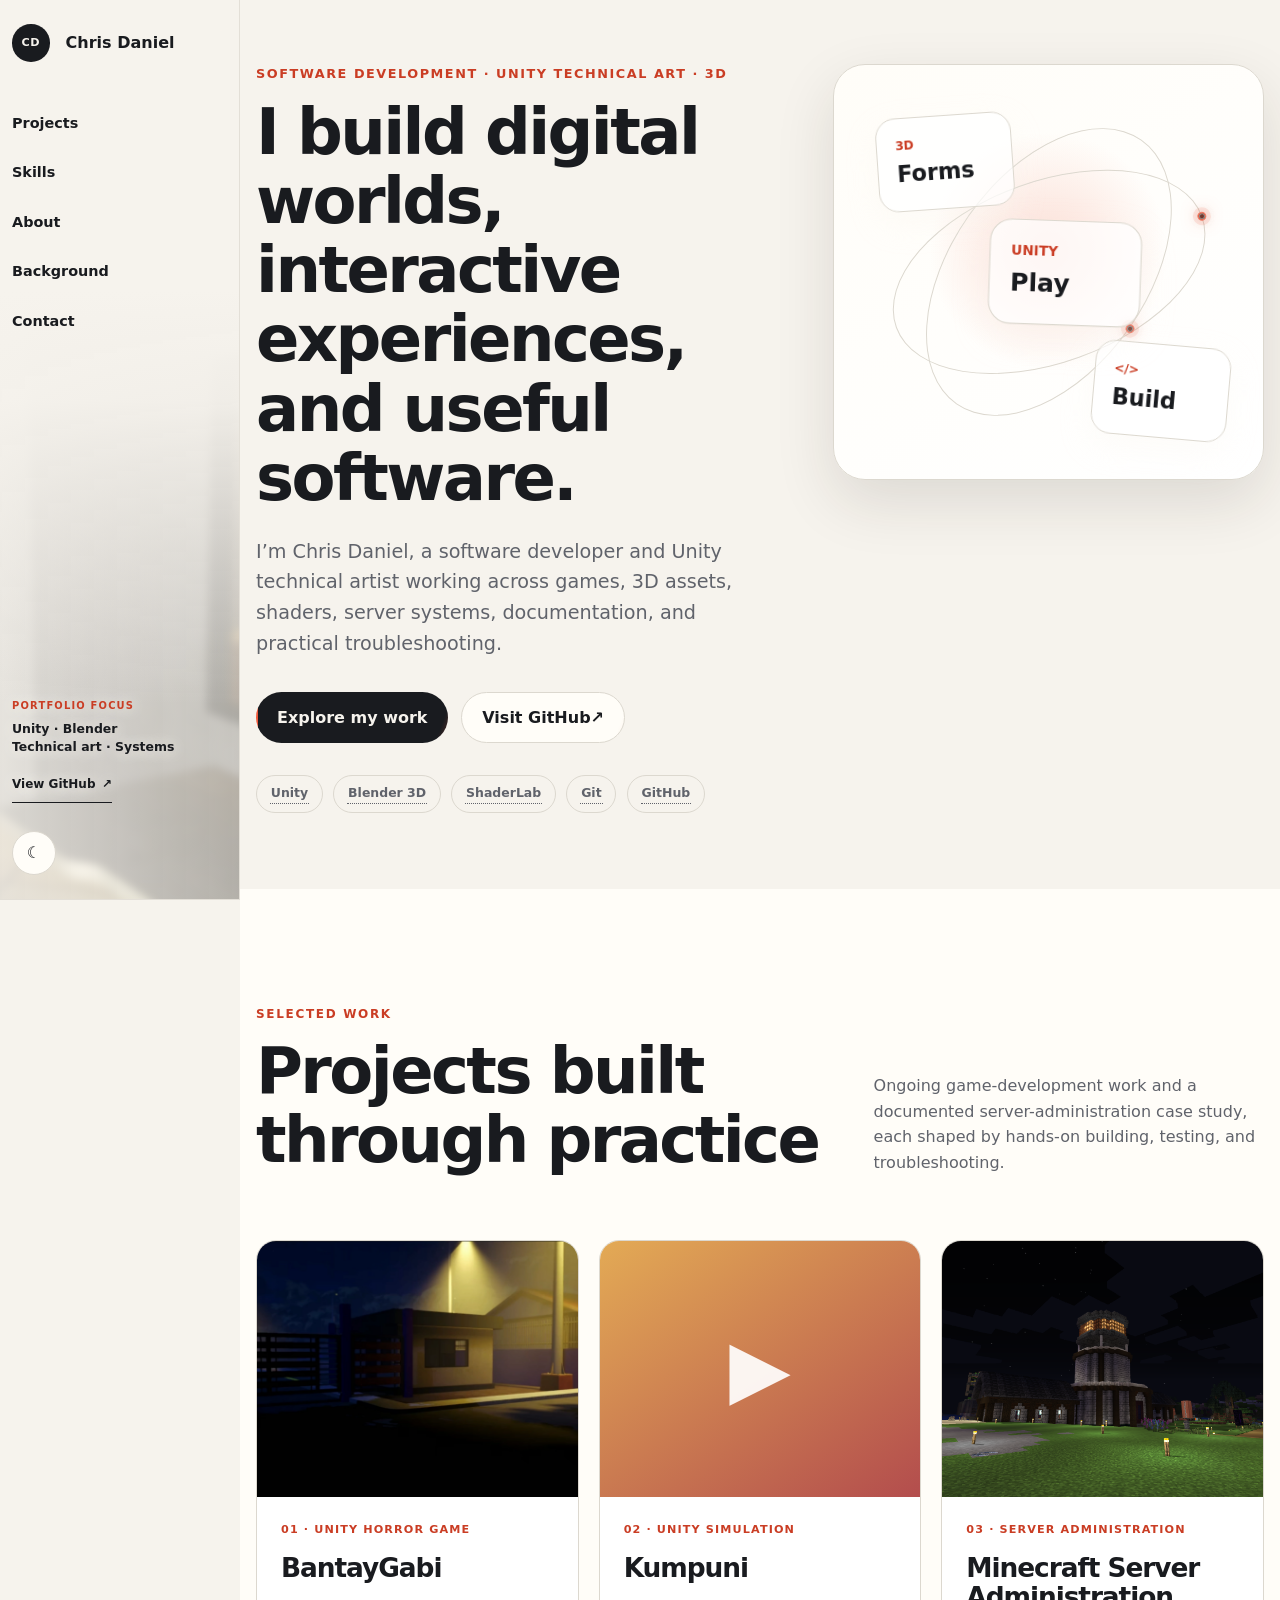
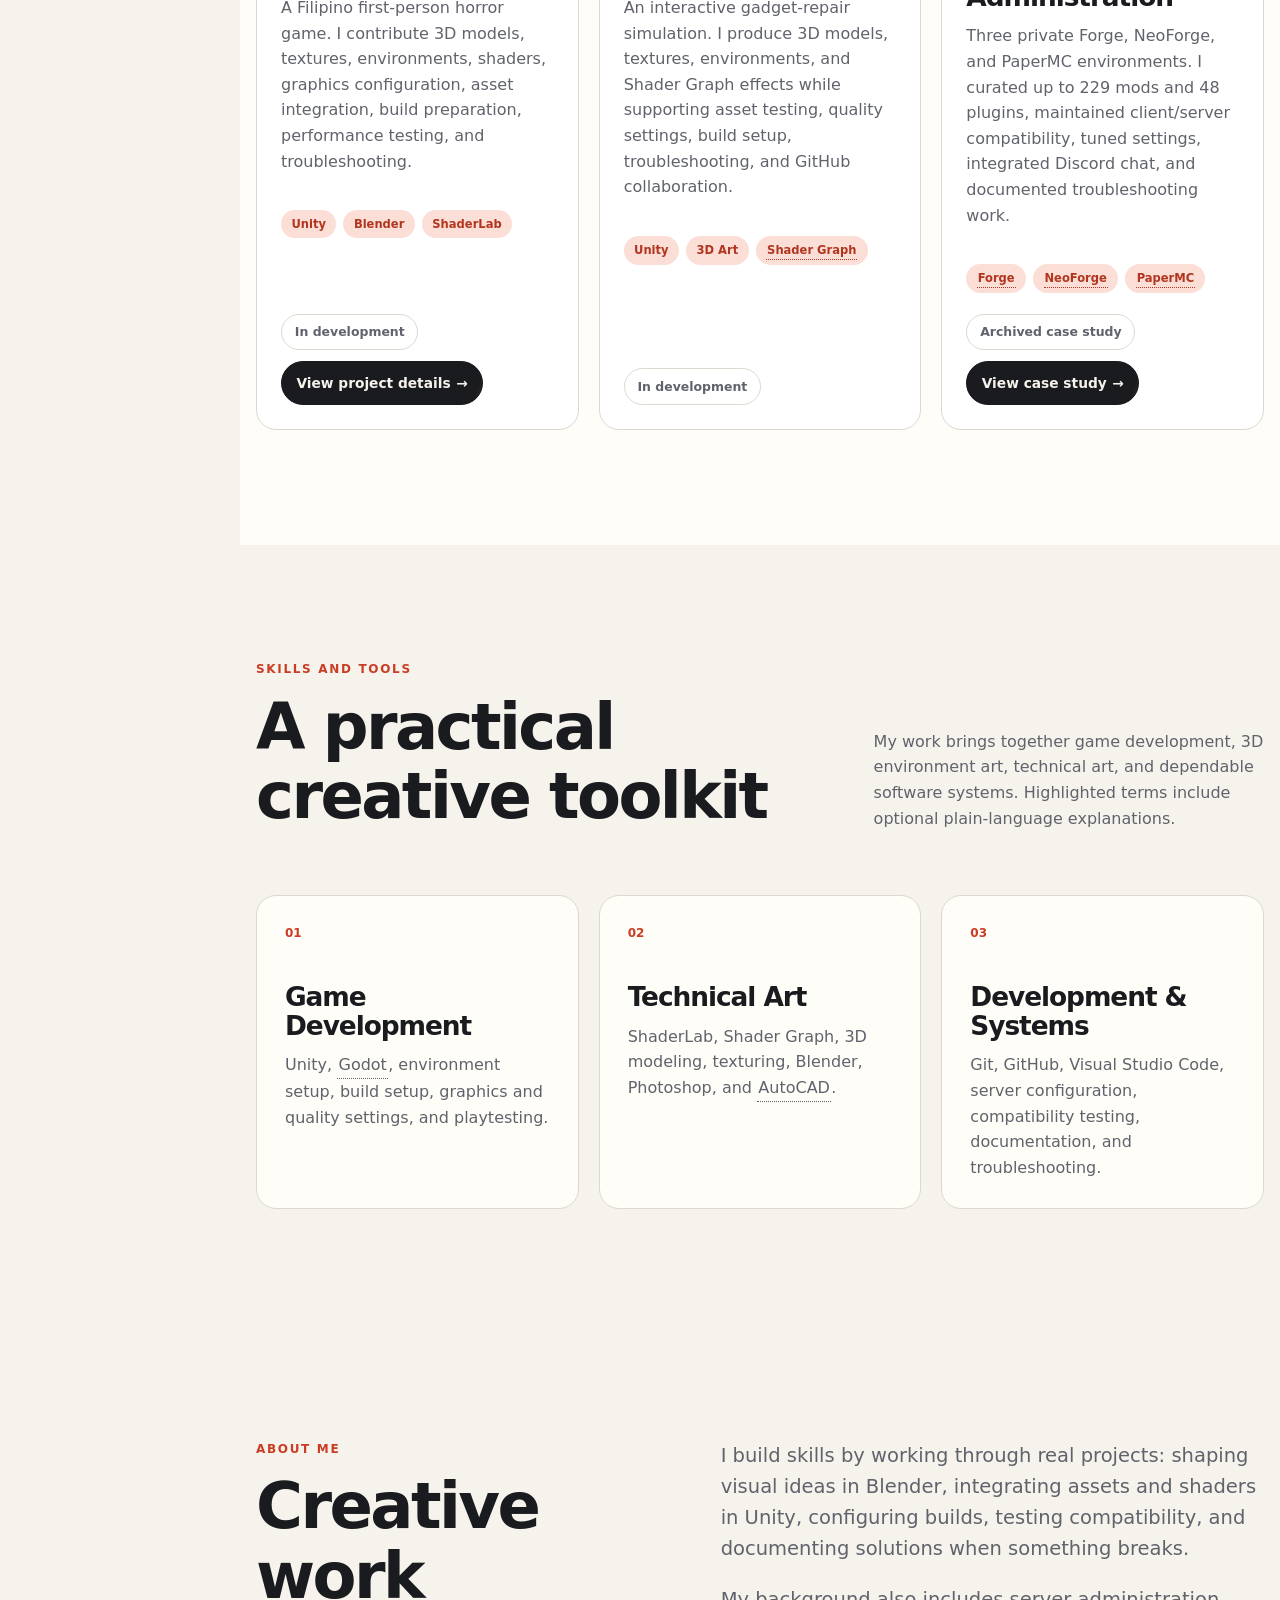
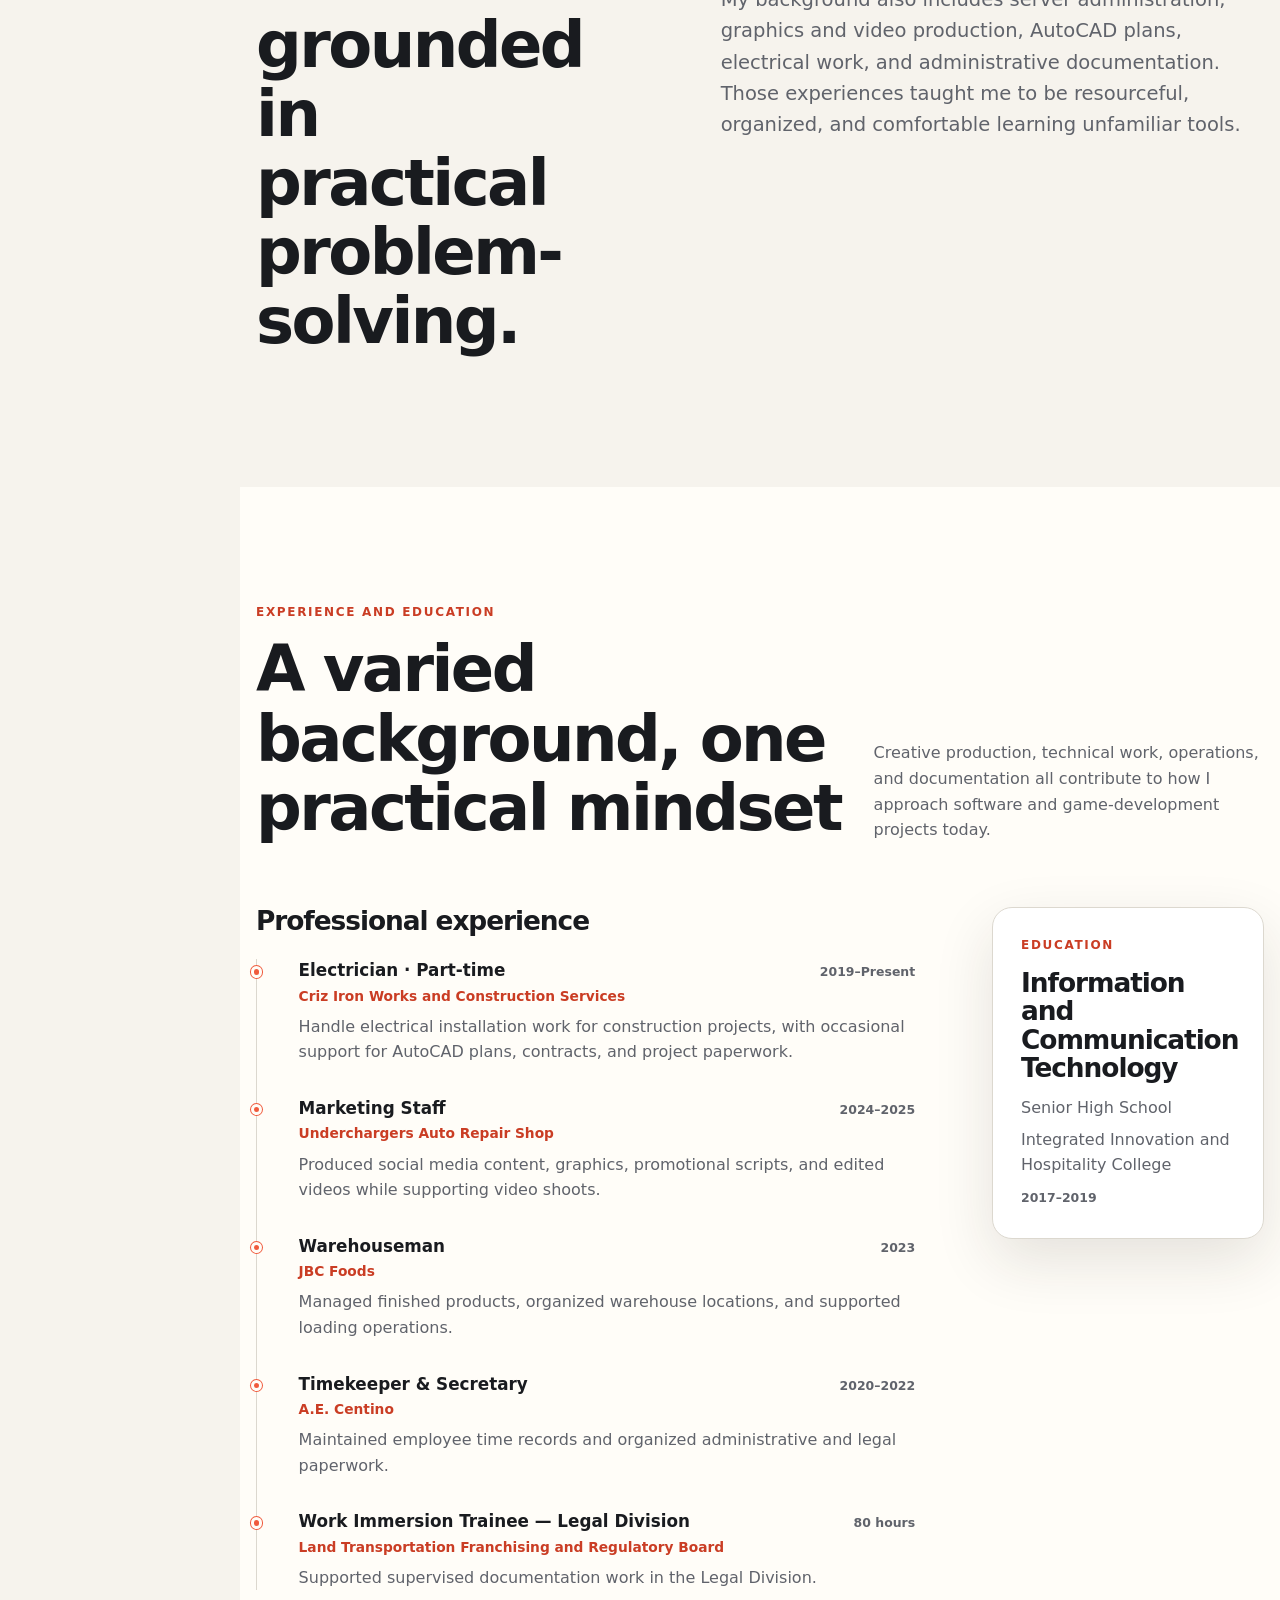
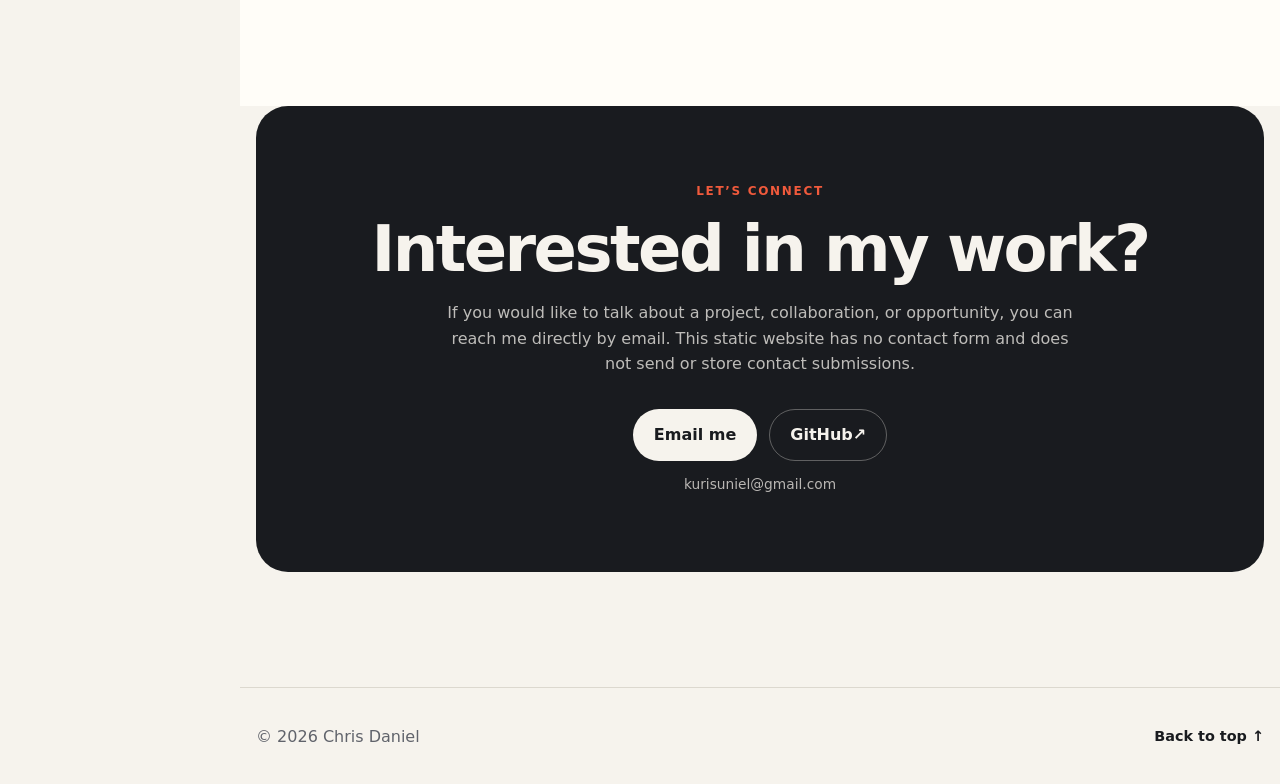
<file: index.html>
<!doctype html>
<html lang="en">
  <head>
    <meta charset="utf-8">
    <meta name="viewport" content="width=device-width, initial-scale=1">
    <meta
      name="description"
      content="Chris Daniel's portfolio for Blender 3D, Unity game development, and software projects."
    >
    <title>Chris Daniel | Creative Developer Portfolio</title>
    <link rel="stylesheet" href="assets/css/styles.css?v=20260831-5">
    <script src="assets/js/main.js?v=20260831-5" defer></script>
    <script src="assets/js/term-definitions.js" defer></script>
  </head>
  <body>
    <a class="skip-link" href="#main-content">Skip to main content</a>

    <header class="site-header">
      <div class="container header-inner">
        <a class="brand" href="#top" aria-label="Chris Daniel, home">
          <span class="brand-mark" aria-hidden="true">CD</span>
          <span>Chris Daniel</span>
        </a>

        <div class="header-actions">
          <button
            class="icon-button menu-toggle"
            type="button"
            aria-expanded="false"
            aria-controls="primary-navigation"
          >
            <span class="sr-only">Open navigation</span>
            <span class="menu-icon" aria-hidden="true"></span>
          </button>

          <nav id="primary-navigation" class="primary-navigation" aria-label="Primary navigation">
            <a href="#projects">Projects</a>
            <a href="#skills">Skills</a>
            <a href="#about">About</a>
            <a href="#background">Background</a>
            <a href="#contact">Contact</a>
          </nav>

          <div
            class="sidebar-feature"
            data-sidebar-feature
            data-sidebar-images="assets/images/projects/bantaygabi-game-preview-01.webp,assets/images/projects/bantaygabi-game-preview-05.webp,assets/images/projects/bantaygabi-game-preview-08.webp"
          >
            <div class="sidebar-feature-art" data-sidebar-art aria-hidden="true"></div>
            <div class="sidebar-feature-content">
              <p class="sidebar-feature-label">Portfolio focus</p>
              <p class="sidebar-feature-text">Unity · Blender<br>Technical art · Systems</p>
              <a
                class="sidebar-feature-link"
                href="https://github.com/chrisniel"
                target="_blank"
                rel="noopener noreferrer"
              >
                View GitHub <span aria-hidden="true">↗</span>
              </a>
            </div>
          </div>

          <button class="icon-button theme-toggle" type="button" aria-label="Switch to dark theme">
            <span class="theme-icon" aria-hidden="true">☾</span>
          </button>
        </div>
      </div>
    </header>

    <main id="main-content">
      <section id="top" class="hero section">
        <div class="container hero-grid">
          <div class="hero-copy">
            <p class="eyebrow">Software development · Unity technical art · 3D</p>
            <h1>I build digital worlds, interactive experiences, and useful software.</h1>
            <p class="hero-intro">
              I’m Chris Daniel, a software developer and Unity technical artist working across
              games, 3D assets, shaders, server systems, documentation, and practical troubleshooting.
            </p>
            <div class="button-row">
              <a class="button button-primary" href="#projects">Explore my work</a>
              <a
                class="button button-secondary"
                href="https://github.com/chrisniel"
                target="_blank"
                rel="noopener noreferrer"
              >
                Visit GitHub <span aria-hidden="true">↗</span>
              </a>
            </div>
            <ul class="skill-list" aria-label="Main creative fields">
              <li><button class="term-button" type="button" data-term="unity">Unity</button></li>
              <li><button class="term-button" type="button" data-term="blender">Blender 3D</button></li>
              <li><button class="term-button" type="button" data-term="shaderlab">ShaderLab</button></li>
              <li><button class="term-button" type="button" data-term="git">Git</button></li>
              <li><button class="term-button" type="button" data-term="github">GitHub</button></li>
            </ul>
          </div>

          <div
            class="hero-art"
            role="img"
            aria-label="Abstract illustration representing 3D, games, and code"
          >
            <div class="orbit orbit-one" aria-hidden="true">
              <span class="orbit-node orbit-node-primary"></span>
              <span class="orbit-node orbit-node-companion"></span>
            </div>
            <div class="orbit orbit-two" aria-hidden="true">
              <span class="orbit-node orbit-node-primary"></span>
              <span class="orbit-node orbit-node-companion"></span>
            </div>
            <div class="art-card art-card-model" aria-hidden="true">
              <span>3D</span>
              <strong>Forms</strong>
            </div>
            <div class="art-card art-card-game" aria-hidden="true">
              <span>Unity</span>
              <strong>Play</strong>
            </div>
            <div class="art-card art-card-code" aria-hidden="true">
              <span>&lt;/&gt;</span>
              <strong>Build</strong>
            </div>
          </div>
        </div>
      </section>

      <section id="projects" class="section section-muted" aria-labelledby="projects-title">
        <div class="container">
          <div class="section-heading">
            <div>
              <p class="eyebrow">Selected work</p>
              <h2 id="projects-title">Projects built through practice</h2>
            </div>
            <p>
              Ongoing game-development work and a documented server-administration case study,
              each shaped by hands-on building, testing, and troubleshooting.
            </p>
          </div>

          <div class="project-grid">
            <article class="project-card">
              <img
                class="project-visual project-image"
                src="assets/images/projects/bantaygabi-game-preview-04.webp"
                alt="Nighttime BantayGabi guard post and subdivision entrance under street lights"
              >
              <div class="project-content">
                <p class="project-number">01 · Unity horror game</p>
                <h3>BantayGabi</h3>
                <p>
                  A Filipino first-person horror game. I contribute 3D models, textures,
                  environments, shaders, graphics configuration, asset integration, build
                  preparation, performance testing, and troubleshooting.
                </p>
                <ul class="project-tags" aria-label="BantayGabi tools and disciplines">
                  <li>Unity</li>
                  <li>Blender</li>
                  <li>ShaderLab</li>
                </ul>
                <div class="project-actions">
                  <span class="project-status">In development</span>
                  <a class="project-link" href="projects/bantaygabi.html">
                    View project details <span aria-hidden="true">→</span>
                  </a>
                </div>
              </div>
            </article>

            <article class="project-card">
              <div class="project-visual visual-repair" aria-hidden="true">
                <span class="game-shape">▶</span>
              </div>
              <div class="project-content">
                <p class="project-number">02 · Unity simulation</p>
                <h3>Kumpuni</h3>
                <p>
                  An interactive gadget-repair simulation. I produce 3D models, textures,
                  environments, and Shader Graph effects while supporting asset testing,
                  quality settings, build setup, troubleshooting, and GitHub collaboration.
                </p>
                <ul class="project-tags" aria-label="Kumpuni tools and disciplines">
                  <li>Unity</li>
                  <li>3D Art</li>
                  <li><button class="term-button" type="button" data-term="shader-graph">Shader Graph</button></li>
                </ul>
                <div class="project-actions">
                  <span class="project-status">In development</span>
                </div>
              </div>
            </article>

            <article class="project-card">
              <img
                class="project-visual project-image"
                src="assets/images/projects/minecraft-neoforge-settlement-at-night.png"
                alt="Private NeoForge settlement and illuminated tower at night"
              >
              <div class="project-content">
                <p class="project-number">03 · Server administration</p>
                <h3>Minecraft Server Administration</h3>
                <p>
                  Three private Forge, NeoForge, and PaperMC environments. I curated up to
                  229 mods and 48 plugins, maintained client/server compatibility, tuned settings,
                  integrated Discord chat, and documented troubleshooting work.
                </p>
                <ul class="project-tags" aria-label="Minecraft server technologies">
                  <li><button class="term-button" type="button" data-term="forge">Forge</button></li>
                  <li><button class="term-button" type="button" data-term="neoforge">NeoForge</button></li>
                  <li><button class="term-button" type="button" data-term="papermc">PaperMC</button></li>
                </ul>
                <div class="project-actions">
                  <span class="project-status">Archived case study</span>
                  <a class="project-link" href="projects/minecraft-server-administration.html">
                    View case study <span aria-hidden="true">→</span>
                  </a>
                </div>
              </div>
            </article>
          </div>
        </div>
      </section>

      <section id="skills" class="section" aria-labelledby="skills-title">
        <div class="container">
          <div class="section-heading">
            <div>
              <p class="eyebrow">Skills and tools</p>
              <h2 id="skills-title">A practical creative toolkit</h2>
            </div>
            <p>
              My work brings together game development, 3D environment art, technical art, and
              dependable software systems. Highlighted terms include optional plain-language explanations.
            </p>
          </div>

          <div class="skill-grid">
            <article class="skill-card">
              <p class="skill-number" aria-hidden="true">01</p>
              <h3>Game Development</h3>
              <p>
                Unity, <button class="term-button term-button-inline" type="button" data-term="godot">Godot</button>,
                environment setup, build setup, graphics and quality settings, and playtesting.
              </p>
            </article>
            <article class="skill-card">
              <p class="skill-number" aria-hidden="true">02</p>
              <h3>Technical Art</h3>
              <p>
                ShaderLab, Shader Graph, 3D modeling, texturing, Blender, Photoshop, and
                <button class="term-button term-button-inline" type="button" data-term="autocad">AutoCAD</button>.
              </p>
            </article>
            <article class="skill-card">
              <p class="skill-number" aria-hidden="true">03</p>
              <h3>Development &amp; Systems</h3>
              <p>Git, GitHub, Visual Studio Code, server configuration, compatibility testing, documentation, and troubleshooting.</p>
            </article>
          </div>
        </div>
      </section>

      <section id="about" class="section" aria-labelledby="about-title">
        <div class="container about-grid">
          <div>
            <p class="eyebrow">About me</p>
            <h2 id="about-title">Creative work grounded in practical problem-solving.</h2>
          </div>
          <div class="about-copy">
            <p>
              I build skills by working through real projects: shaping visual ideas in Blender,
              integrating assets and shaders in Unity, configuring builds, testing compatibility,
              and documenting solutions when something breaks.
            </p>
            <p>
              My background also includes server administration, graphics and video production,
              AutoCAD plans, electrical work, and administrative documentation. Those experiences
              taught me to be resourceful, organized, and comfortable learning unfamiliar tools.
            </p>
          </div>
        </div>
      </section>

      <section id="background" class="section section-muted" aria-labelledby="background-title">
        <div class="container">
          <div class="section-heading">
            <div>
              <p class="eyebrow">Experience and education</p>
              <h2 id="background-title">A varied background, one practical mindset</h2>
            </div>
            <p>
              Creative production, technical work, operations, and documentation all contribute
              to how I approach software and game-development projects today.
            </p>
          </div>

          <div class="background-grid">
            <div>
              <h3 class="subsection-title">Professional experience</h3>
              <ol class="timeline">
                <li>
                  <div class="timeline-heading">
                    <h4>Electrician · Part-time</h4>
                    <span>2019–Present</span>
                  </div>
                  <p class="timeline-organization">Criz Iron Works and Construction Services</p>
                  <p>Handle electrical installation work for construction projects, with occasional support for AutoCAD plans, contracts, and project paperwork.</p>
                </li>
                <li>
                  <div class="timeline-heading">
                    <h4>Marketing Staff</h4>
                    <span>2024–2025</span>
                  </div>
                  <p class="timeline-organization">Underchargers Auto Repair Shop</p>
                  <p>
                    Produced social media content, graphics, promotional scripts, and edited
                    videos while supporting video shoots.
                  </p>
                </li>
                <li>
                  <div class="timeline-heading">
                    <h4>Warehouseman</h4>
                    <span>2023</span>
                  </div>
                  <p class="timeline-organization">JBC Foods</p>
                  <p>Managed finished products, organized warehouse locations, and supported loading operations.</p>
                </li>
                <li>
                  <div class="timeline-heading">
                    <h4>Timekeeper &amp; Secretary</h4>
                    <span>2020–2022</span>
                  </div>
                  <p class="timeline-organization">A.E. Centino</p>
                  <p>Maintained employee time records and organized administrative and legal paperwork.</p>
                </li>
                <li>
                  <div class="timeline-heading">
                    <h4>Work Immersion Trainee — Legal Division</h4>
                    <span>80 hours</span>
                  </div>
                  <p class="timeline-organization">Land Transportation Franchising and Regulatory Board</p>
                  <p>Supported supervised documentation work in the Legal Division.</p>
                </li>
              </ol>
            </div>

            <aside class="education-card" aria-labelledby="education-title">
              <p class="eyebrow">Education</p>
              <h3 id="education-title">Information and Communication Technology</h3>
              <p>Senior High School</p>
              <p>Integrated Innovation and Hospitality College</p>
              <span>2017–2019</span>
            </aside>
          </div>
        </div>
      </section>

      <section id="contact" class="section contact-section" aria-labelledby="contact-title">
        <div class="container contact-card">
          <p class="eyebrow">Let’s connect</p>
          <h2 id="contact-title">Interested in my work?</h2>
          <p>
            If you would like to talk about a project, collaboration, or opportunity, you can
            reach me directly by email. This static website has no contact form and does not send
            or store contact submissions.
          </p>
          <div class="contact-actions">
            <a
              class="button contact-button"
              href="mailto:kurisuniel@gmail.com"
              aria-label="Email Chris Daniel at kurisuniel@gmail.com"
            >
              Email me
            </a>
            <a
              class="button contact-button contact-button-secondary"
              href="https://github.com/chrisniel"
              target="_blank"
              rel="noopener noreferrer"
            >
              GitHub <span aria-hidden="true">↗</span>
            </a>
          </div>
          <span class="contact-email">kurisuniel@gmail.com</span>
        </div>
      </section>
    </main>

    <footer class="site-footer">
      <div class="container footer-inner">
        <p>© <span id="current-year">2026</span> Chris Daniel</p>
        <a href="#top">Back to top <span aria-hidden="true">↑</span></a>
      </div>
    </footer>
  </body>
</html>
</file>
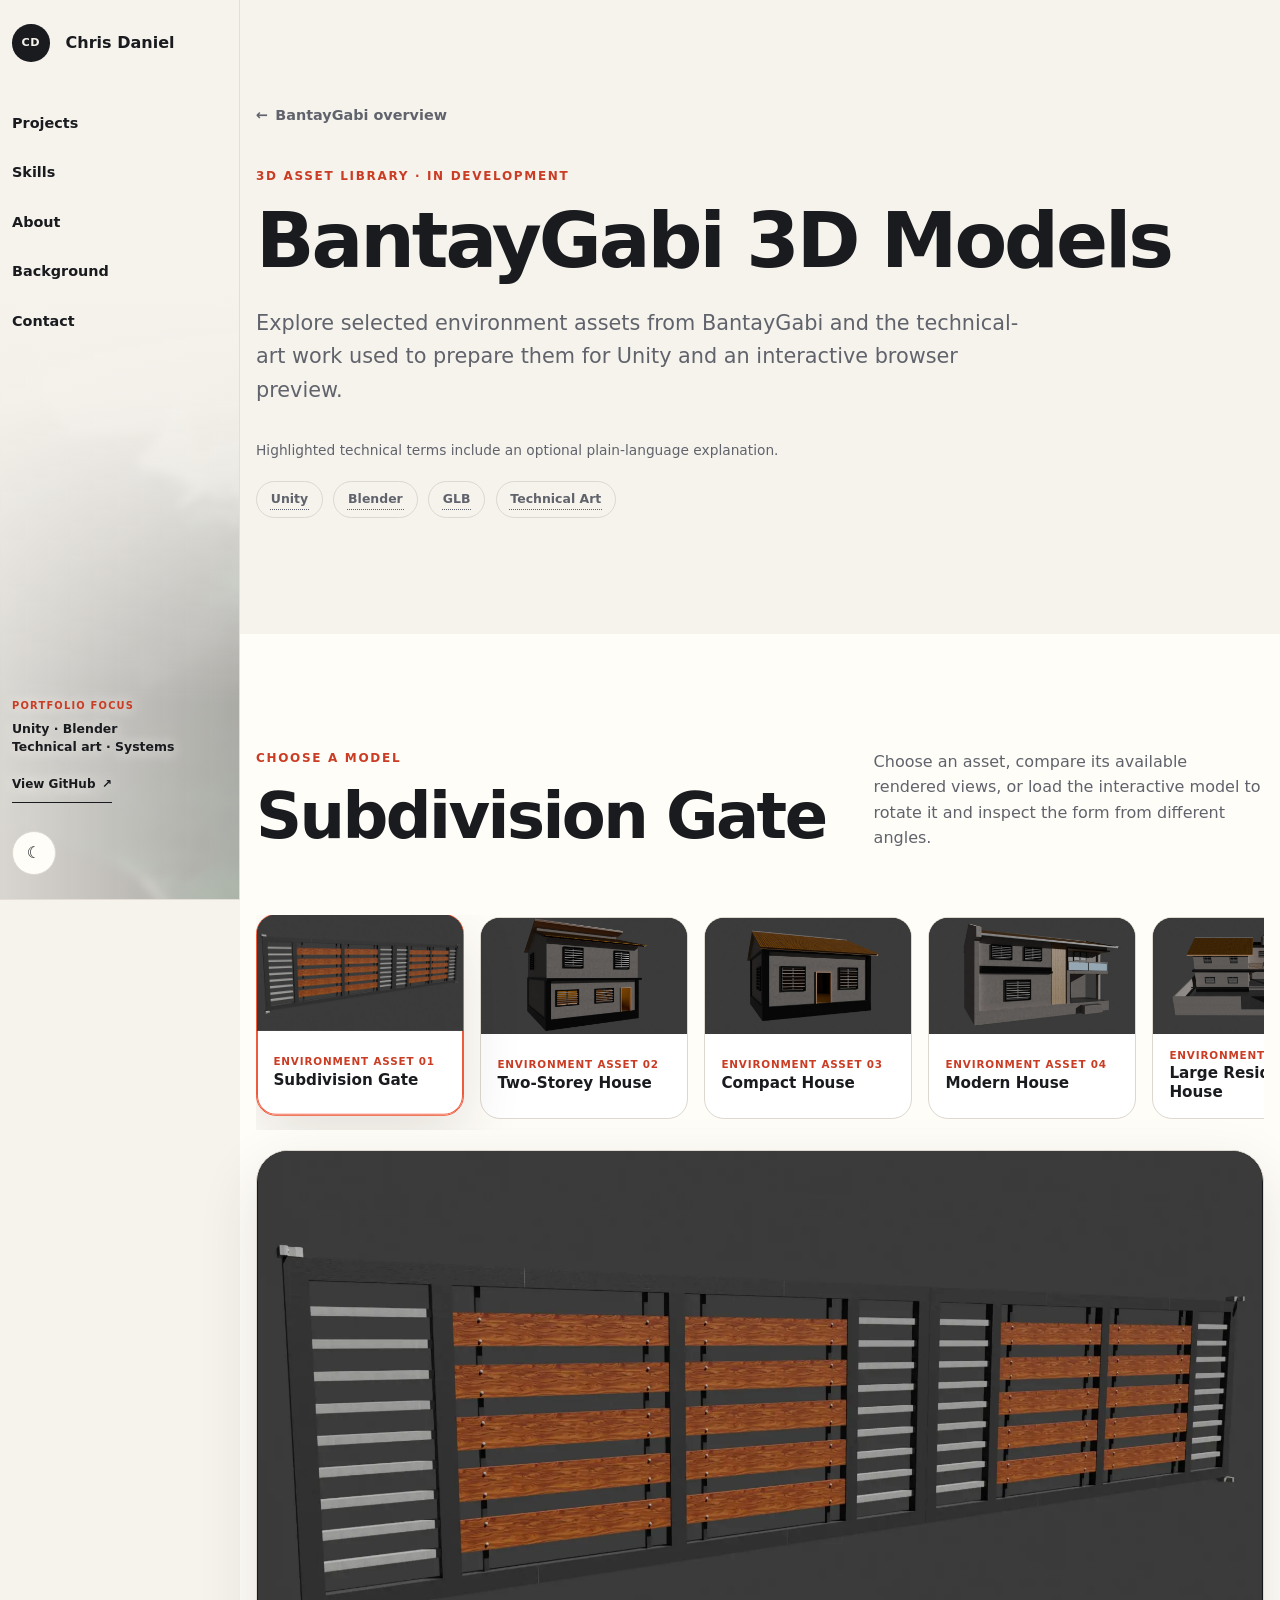
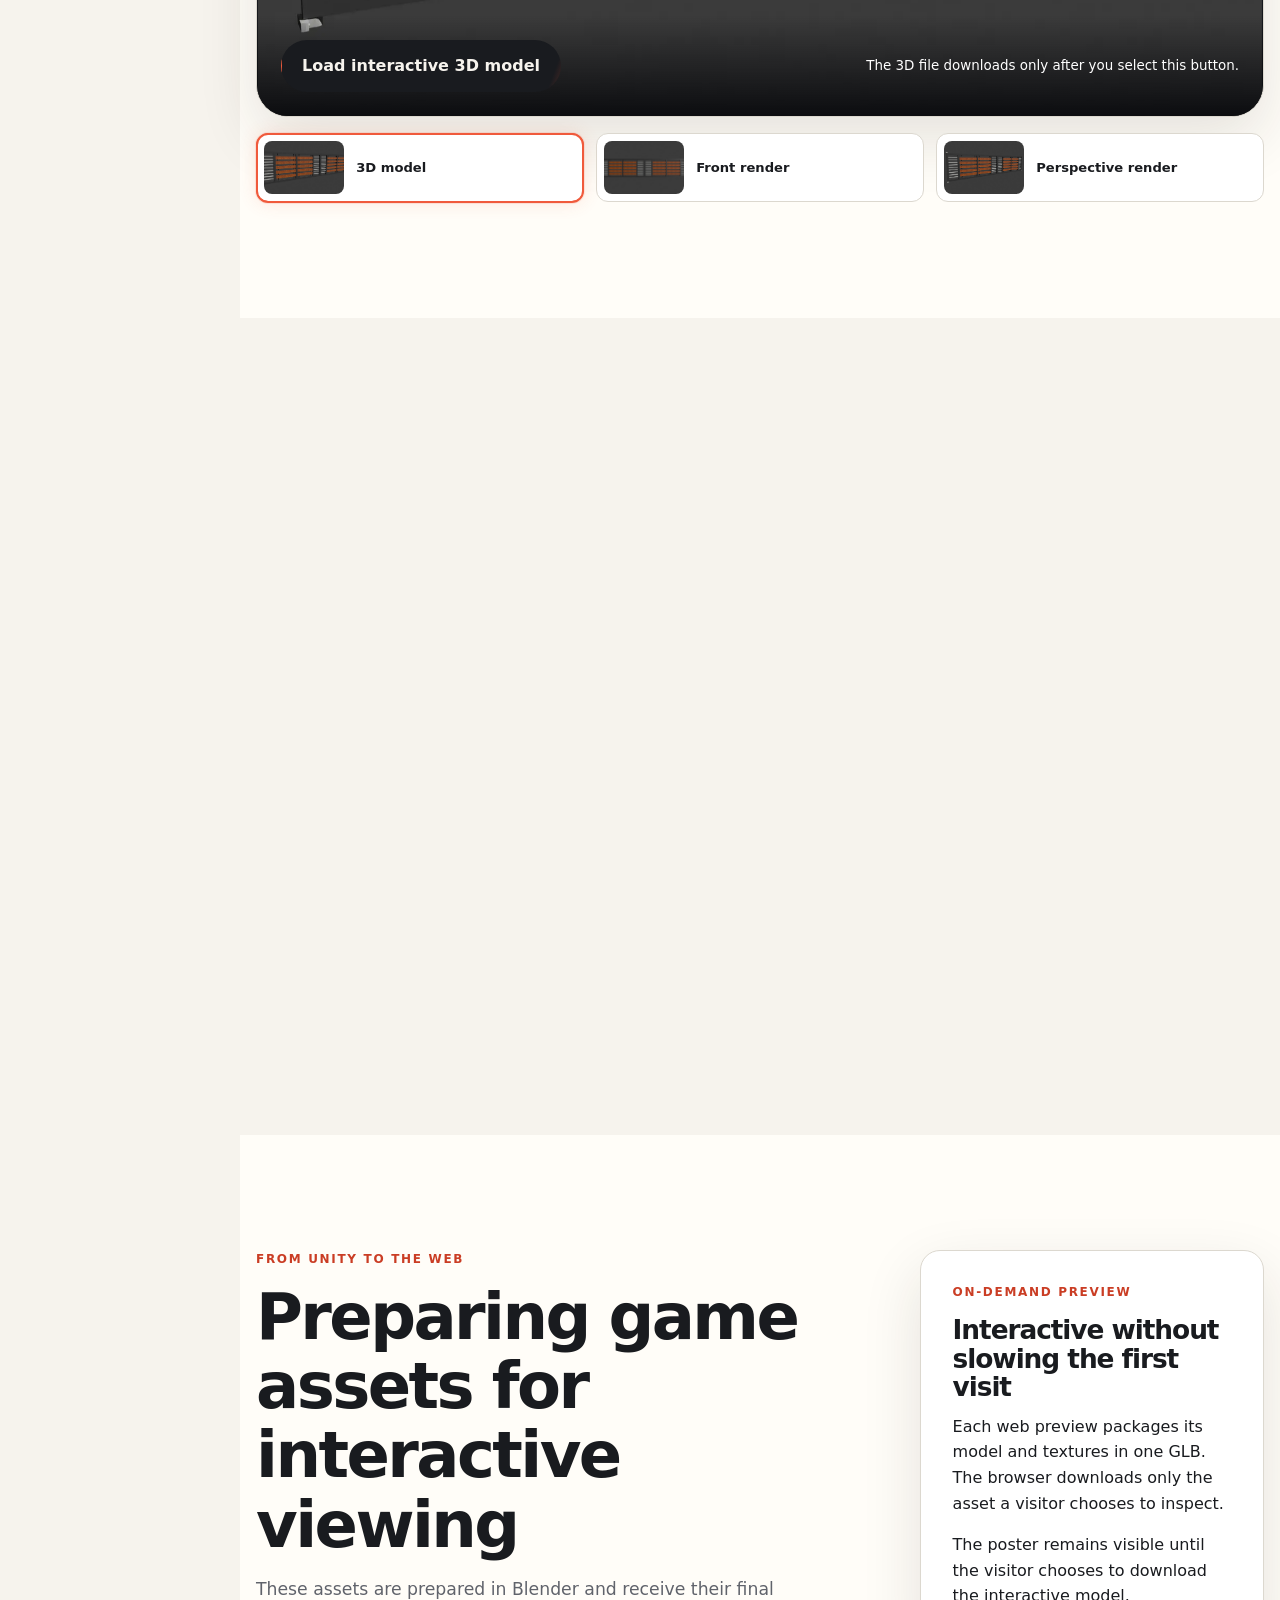
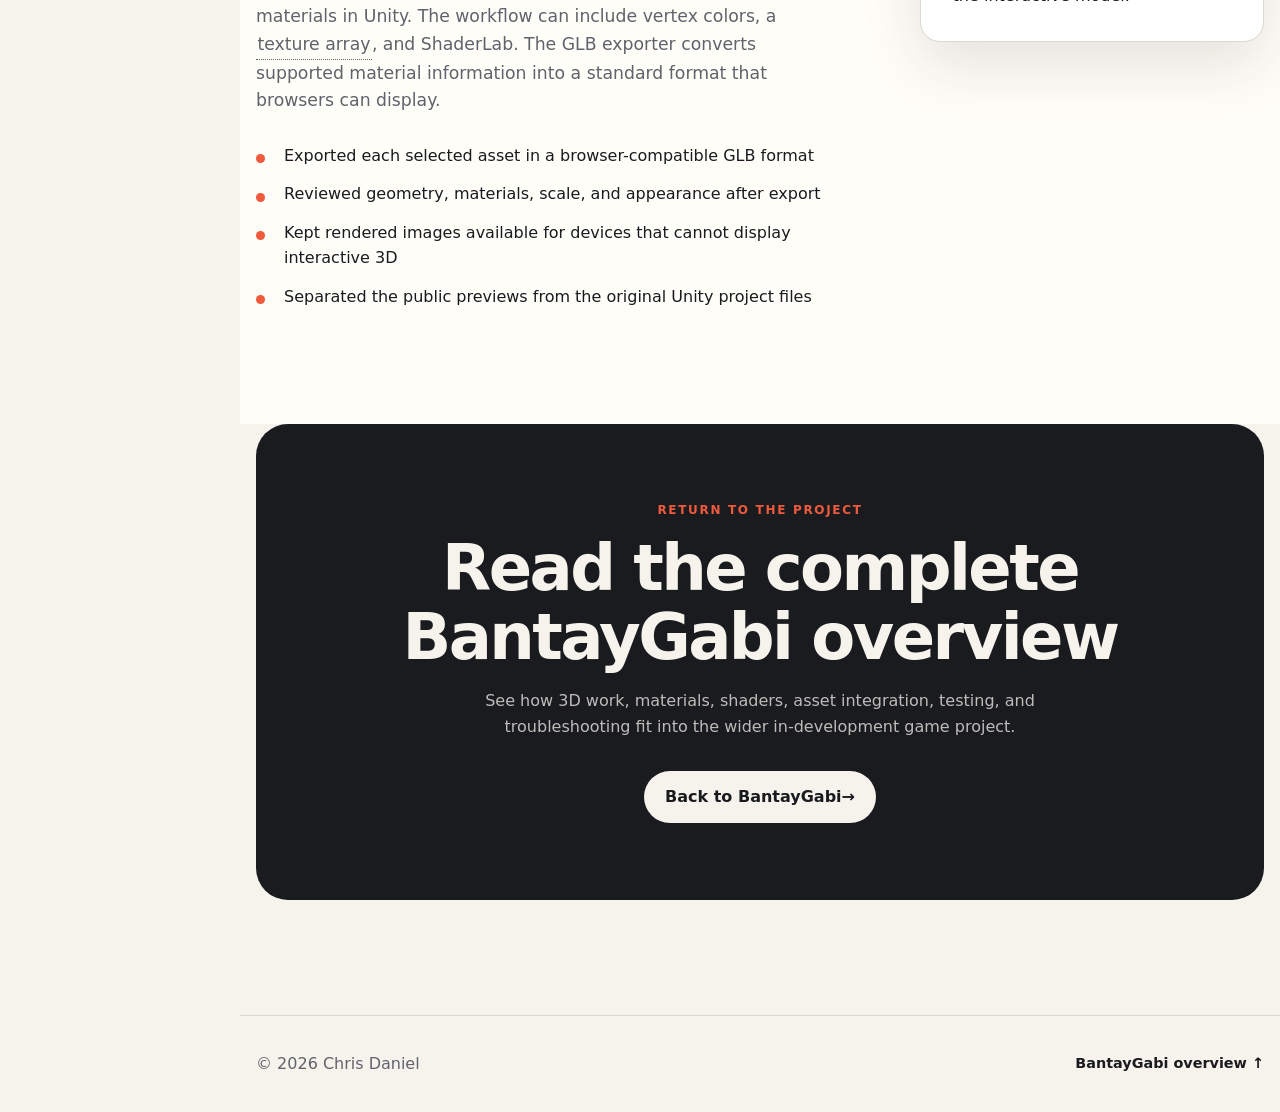
<file: projects/bantaygabi-models.html>
<!doctype html>
<html lang="en">
  <head>
    <meta charset="utf-8">
    <meta name="viewport" content="width=device-width, initial-scale=1">
    <meta
      name="description"
      content="Interactive BantayGabi 3D model library featuring web-ready assets by Chris Daniel."
    >
    <title>BantayGabi 3D Models | Chris Daniel</title>
    <link rel="stylesheet" href="../assets/css/styles.css?v=20260831-5">
    <script src="../assets/js/main.js?v=20260831-5" defer></script>
    <script src="../assets/js/term-definitions.js" defer></script>
  </head>
  <body class="detail-page">
    <a class="skip-link" href="#main-content">Skip to main content</a>

    <header class="site-header">
      <div class="container header-inner">
        <a class="brand" href="../index.html#top" aria-label="Chris Daniel, portfolio home">
          <span class="brand-mark" aria-hidden="true">CD</span>
          <span>Chris Daniel</span>
        </a>

        <div class="header-actions">
          <button
            class="icon-button menu-toggle"
            type="button"
            aria-expanded="false"
            aria-controls="primary-navigation"
          >
            <span class="sr-only">Open navigation</span>
            <span class="menu-icon" aria-hidden="true"></span>
          </button>

          <nav id="primary-navigation" class="primary-navigation" aria-label="Primary navigation">
            <a href="../index.html#projects">Projects</a>
            <a href="../index.html#skills">Skills</a>
            <a href="../index.html#about">About</a>
            <a href="../index.html#background">Background</a>
            <a href="../index.html#contact">Contact</a>
          </nav>

          <div
            class="sidebar-feature"
            data-sidebar-feature
            data-sidebar-images="../assets/images/projects/bantaygabi-game-preview-01.webp,../assets/images/projects/bantaygabi-game-preview-05.webp,../assets/images/projects/bantaygabi-game-preview-08.webp"
          >
            <div class="sidebar-feature-art" data-sidebar-art aria-hidden="true"></div>
            <div class="sidebar-feature-content">
              <p class="sidebar-feature-label">Portfolio focus</p>
              <p class="sidebar-feature-text">Unity · Blender<br>Technical art · Systems</p>
              <a
                class="sidebar-feature-link"
                href="https://github.com/chrisniel"
                target="_blank"
                rel="noopener noreferrer"
              >
                View GitHub <span aria-hidden="true">↗</span>
              </a>
            </div>
          </div>

          <button class="icon-button theme-toggle" type="button" aria-label="Switch to dark theme">
            <span class="theme-icon" aria-hidden="true">☾</span>
          </button>
        </div>
      </div>
    </header>

    <main id="main-content">
      <section class="detail-hero section">
        <div class="container detail-heading">
          <a class="back-link" href="bantaygabi.html">
            <span aria-hidden="true">←</span> BantayGabi overview
          </a>
          <p class="eyebrow">3D asset library · In development</p>
          <h1>BantayGabi 3D Models</h1>
          <p class="detail-intro">
            Explore selected environment assets from BantayGabi and the technical-art work used to
            prepare them for Unity and an interactive browser preview.
          </p>
          <p class="term-hint">Highlighted technical terms include an optional plain-language explanation.</p>
          <ul class="skill-list" aria-label="Model-library tools and formats">
            <li><button class="term-button" type="button" data-term="unity">Unity</button></li>
            <li><button class="term-button" type="button" data-term="blender">Blender</button></li>
            <li><button class="term-button" type="button" data-term="glb">GLB</button></li>
            <li><button class="term-button" type="button" data-term="technical-art">Technical Art</button></li>
          </ul>
        </div>
      </section>

      <section id="model-viewer" class="section section-muted" aria-labelledby="viewer-title">
        <div class="container" data-model-library>
          <div class="section-heading">
            <div>
              <p class="eyebrow">Choose a model</p>
              <h2 id="viewer-title" data-model-viewer-title>Subdivision Gate</h2>
            </div>
            <p>
              Choose an asset, compare its available rendered views, or load the interactive model
              to rotate it and inspect the form from different angles.
            </p>
          </div>

          <div class="model-selector" role="group" aria-label="Choose a BantayGabi 3D model">
            <button
              class="model-selector-card is-active"
              type="button"
              data-model-select
              data-model-id="subdivision-gate"
              data-model-category="Environment asset 01"
              data-model-title="Subdivision Gate"
              data-model-description="A wide metal-and-wood gate prepared in Unity and exported as a self-contained web model."
              data-model-src="../assets/models/bantaygabi-subdivision-gate.glb"
              data-model-poster="../assets/images/posters/bantaygabi-subdivision-gate-poster.webp"
              data-model-alt="Interactive 3D model of a dark metal subdivision gate with horizontal wooden panels"
              data-model-angle-1-src="../assets/images/posters/bantaygabi-subdivision-gate-front.webp"
              data-model-angle-1-alt="Straight front render of the subdivision gate"
              data-model-angle-1-label="Front render"
              data-model-angle-2-src="../assets/images/posters/bantaygabi-subdivision-gate-wide.webp"
              data-model-angle-2-alt="Wide perspective render of the subdivision gate"
              data-model-angle-2-label="Perspective render"
              data-model-triangles="7,464"
              data-model-vertices="28,016"
              data-model-materials="2"
              data-model-size="7.50 MB"
              aria-pressed="true"
            >
              <img src="../assets/images/posters/bantaygabi-subdivision-gate-poster.webp" alt="">
              <span>
                <small>Environment asset 01</small>
                Subdivision Gate
              </span>
            </button>

            <button
              class="model-selector-card"
              type="button"
              data-model-select
              data-model-id="house-01"
              data-model-category="Environment asset 02"
              data-model-title="Two-Storey House"
              data-model-description="A compact two-storey residential building with metal window grilles, warm interior lighting, and a layered roofline."
              data-model-src="../assets/models/bantaygabi-house-01.glb"
              data-model-poster="../assets/images/posters/bantaygabi-house-01-angle.webp"
              data-model-alt="Interactive 3D model of a compact two-storey concrete house"
              data-model-angle-1-src="../assets/images/posters/bantaygabi-house-01-front.webp"
              data-model-angle-1-alt="Front render of a compact two-storey concrete house"
              data-model-angle-1-label="Front render"
              data-model-triangles="1,708"
              data-model-vertices="5,124"
              data-model-materials="11"
              data-model-size="8.67 MB"
              aria-pressed="false"
            >
              <img loading="lazy" src="../assets/images/posters/bantaygabi-house-01-angle.webp" alt="">
              <span>
                <small>Environment asset 02</small>
                Two-Storey House
              </span>
            </button>

            <button
              class="model-selector-card"
              type="button"
              data-model-select
              data-model-id="house-04"
              data-model-category="Environment asset 03"
              data-model-title="Compact House"
              data-model-description="A single-storey concrete home with a corrugated roof, barred windows, and a simple residential silhouette."
              data-model-src="../assets/models/bantaygabi-house-04.glb"
              data-model-poster="../assets/images/posters/bantaygabi-house-04-angle.webp"
              data-model-alt="Interactive 3D model of a compact single-storey concrete house"
              data-model-angle-1-src="../assets/images/posters/bantaygabi-house-04-front.webp"
              data-model-angle-1-alt="Front render of a compact single-storey concrete house"
              data-model-angle-1-label="Front render"
              data-model-triangles="828"
              data-model-vertices="2,484"
              data-model-materials="10"
              data-model-size="7.96 MB"
              aria-pressed="false"
            >
              <img loading="lazy" src="../assets/images/posters/bantaygabi-house-04-angle.webp" alt="">
              <span>
                <small>Environment asset 03</small>
                Compact House
              </span>
            </button>

            <button
              class="model-selector-card"
              type="button"
              data-model-select
              data-model-id="house-05"
              data-model-category="Environment asset 04"
              data-model-title="Modern House"
              data-model-description="A two-storey residence with an offset balcony, concrete forms, wood accents, and deep exterior shadows."
              data-model-src="../assets/models/bantaygabi-house-05.glb"
              data-model-poster="../assets/images/posters/bantaygabi-house-05-angle.webp"
              data-model-alt="Interactive 3D model of a modern two-storey concrete house with a balcony"
              data-model-angle-1-src="../assets/images/posters/bantaygabi-house-05-front.webp"
              data-model-angle-1-alt="Front render of a modern two-storey house with a balcony"
              data-model-angle-1-label="Front render"
              data-model-triangles="1,274"
              data-model-vertices="3,818"
              data-model-materials="12"
              data-model-size="8.65 MB"
              aria-pressed="false"
            >
              <img loading="lazy" src="../assets/images/posters/bantaygabi-house-05-angle.webp" alt="">
              <span>
                <small>Environment asset 04</small>
                Modern House
              </span>
            </button>

            <button
              class="model-selector-card"
              type="button"
              data-model-select
              data-model-id="large-house"
              data-model-category="Environment asset 05"
              data-model-title="Large Residential House"
              data-model-description="A larger residential compound with two levels, a terrace, exterior stairs, boundary walls, and a water tank."
              data-model-src="../assets/models/bantaygabi-large-house.glb"
              data-model-poster="../assets/images/posters/bantaygabi-large-house-aerial.webp"
              data-model-alt="Interactive 3D model of a large two-storey residential compound"
              data-model-angle-1-src="../assets/images/posters/bantaygabi-large-house-front.webp"
              data-model-angle-1-alt="Front render of a large two-storey residential compound"
              data-model-angle-1-label="Front render"
              data-model-angle-2-src="../assets/images/posters/bantaygabi-large-house-angle.webp"
              data-model-angle-2-alt="Angled render of a large residential compound and courtyard"
              data-model-angle-2-label="Courtyard render"
              data-model-triangles="2,594"
              data-model-vertices="7,734"
              data-model-materials="20"
              data-model-size="8.82 MB"
              aria-pressed="false"
            >
              <img loading="lazy" src="../assets/images/posters/bantaygabi-large-house-aerial.webp" alt="">
              <span>
                <small>Environment asset 05</small>
                Large Residential House
              </span>
            </button>
          </div>

          <div class="project-gallery" data-project-gallery>
            <div
              class="showcase-stage"
              data-gallery-stage
              data-model-showcase
              data-model-src="../assets/models/bantaygabi-subdivision-gate.glb"
              data-model-poster="../assets/images/posters/bantaygabi-subdivision-gate-poster.webp"
              data-model-alt="Interactive 3D model of a dark metal subdivision gate with horizontal wooden panels"
              data-model-script="https://ajax.googleapis.com/ajax/libs/model-viewer/4.3.1/model-viewer.min.js"
            >
              <img
                class="showcase-media"
                data-gallery-image
                src="../assets/images/posters/bantaygabi-subdivision-gate-poster.webp"
                alt="Rendered front view of a dark metal subdivision gate with wooden panels"
              >
              <div class="showcase-overlay" data-model-overlay>
                <button class="button button-primary showcase-load" type="button" data-load-model>
                  Load interactive 3D model
                </button>
                <p class="showcase-status" data-model-status aria-live="polite">
                  The 3D file downloads only after you select this button.
                </p>
              </div>
              <button class="model-close-button" type="button" data-close-model hidden>
                Close 3D <span aria-hidden="true">×</span>
              </button>
              <noscript>
                <p class="showcase-noscript">Enable JavaScript to use the interactive 3D viewer.</p>
              </noscript>
            </div>

            <div class="gallery-thumbnails" aria-label="Selected model showcase choices">
              <button
                class="gallery-thumb is-active"
                type="button"
                data-gallery-mode="model"
                data-gallery-src="../assets/images/posters/bantaygabi-subdivision-gate-poster.webp"
                data-gallery-alt="Rendered front view of a dark metal subdivision gate with wooden panels"
                aria-pressed="true"
              >
                <img src="../assets/images/posters/bantaygabi-subdivision-gate-poster.webp" alt="">
                <span data-model-view-label>3D model</span>
              </button>
              <button
                class="gallery-thumb"
                type="button"
                data-gallery-mode="image"
                data-model-angle-choice
                data-gallery-src="../assets/images/posters/bantaygabi-subdivision-gate-front.webp"
                data-gallery-alt="Straight front render of the subdivision gate"
                aria-pressed="false"
              >
                <img
                  data-model-angle-image
                  src="../assets/images/posters/bantaygabi-subdivision-gate-front.webp"
                  alt=""
                >
                <span data-model-angle-label>Front render</span>
              </button>
              <button
                class="gallery-thumb"
                type="button"
                data-gallery-mode="image"
                data-model-angle-choice
                data-gallery-src="../assets/images/posters/bantaygabi-subdivision-gate-wide.webp"
                data-gallery-alt="Wide perspective render of the subdivision gate"
                aria-pressed="false"
              >
                <img
                  data-model-angle-image
                  src="../assets/images/posters/bantaygabi-subdivision-gate-wide.webp"
                  alt=""
                >
                <span data-model-angle-label>Perspective render</span>
              </button>
              <button
                class="gallery-thumb"
                type="button"
                data-gallery-mode="image"
                data-model-angle-choice
                data-gallery-src=""
                data-gallery-alt=""
                aria-pressed="false"
                hidden
              >
                <img data-model-angle-image alt="">
                <span data-model-angle-label>Additional render</span>
              </button>
            </div>
          </div>
        </div>
      </section>

      <section id="model-details" class="section" aria-labelledby="library-title">
        <div class="container">
          <div class="section-heading">
            <div>
              <p class="eyebrow" data-model-category-output>Environment asset 01</p>
              <h2 id="library-title" data-model-detail-title>Subdivision Gate</h2>
            </div>
            <p>
              These selected structures establish the residential scale, silhouettes, and visual
              language of BantayGabi's neighborhood.
            </p>
          </div>

          <div class="model-detail-panel">
            <img
              data-model-detail-image
              src="../assets/images/posters/bantaygabi-subdivision-gate-poster.webp"
              alt="Subdivision gate model poster"
            >
            <div class="model-detail-content">
              <p data-model-detail-description>
                A wide metal-and-wood gate prepared in Unity and exported as a self-contained web
                model.
              </p>
              <dl class="fact-list">
                <div><dt>Triangles</dt><dd data-model-triangles-output>7,464</dd></div>
                <div><dt>Vertices</dt><dd data-model-vertices-output>28,016</dd></div>
                <div><dt>Materials</dt><dd data-model-materials-output>2</dd></div>
                <div>
                  <dt><button class="term-button term-button-inline" type="button" data-term="glb">GLB size</button></dt>
                  <dd data-model-size-output>7.50 MB</dd>
                </div>
              </dl>
              <p class="model-detail-note">
                Each model downloads only after you select its load button; the rendered views remain
                available without loading the 3D file.
              </p>
              <a class="project-link" href="#model-viewer">View in the interactive viewer ↑</a>
            </div>
          </div>
        </div>
      </section>

      <section class="section section-muted" aria-labelledby="workflow-title">
        <div class="container detail-content-grid">
          <div>
            <p class="eyebrow">From Unity to the web</p>
            <h2 id="workflow-title">Preparing game assets for interactive viewing</h2>
            <p class="detail-copy">
              These assets are prepared in Blender and receive their final materials in Unity. The
              workflow can include vertex colors, a <button class="term-button term-button-inline" type="button" data-term="texture-array">texture array</button>,
              and ShaderLab. The GLB exporter converts supported material information into a
              standard format that browsers can display.
            </p>
            <ul class="responsibility-list">
              <li>Exported each selected asset in a browser-compatible GLB format</li>
              <li>Reviewed geometry, materials, scale, and appearance after export</li>
              <li>Kept rendered images available for devices that cannot display interactive 3D</li>
              <li>Separated the public previews from the original Unity project files</li>
            </ul>
          </div>

          <aside class="detail-callout" aria-labelledby="optimization-title">
            <p class="eyebrow">On-demand preview</p>
            <h3 id="optimization-title">Interactive without slowing the first visit</h3>
            <p>
              Each web preview packages its model and textures in one GLB. The browser downloads
              only the asset a visitor chooses to inspect.
            </p>
            <p>
              The poster remains visible until the visitor chooses to download the interactive model.
            </p>
          </aside>
        </div>
      </section>

      <section class="section project-next" aria-labelledby="overview-title">
        <div class="container contact-card">
          <p class="eyebrow">Return to the project</p>
          <h2 id="overview-title">Read the complete BantayGabi overview</h2>
          <p>
            See how 3D work, materials, shaders, asset integration, testing, and troubleshooting
            fit into the wider in-development game project.
          </p>
          <a class="button contact-button" href="bantaygabi.html">
            Back to BantayGabi <span aria-hidden="true">→</span>
          </a>
        </div>
      </section>
    </main>

    <footer class="site-footer">
      <div class="container footer-inner">
        <p>© <span id="current-year">2026</span> Chris Daniel</p>
        <a href="bantaygabi.html">BantayGabi overview <span aria-hidden="true">↑</span></a>
      </div>
    </footer>
  </body>
</html>
</file>
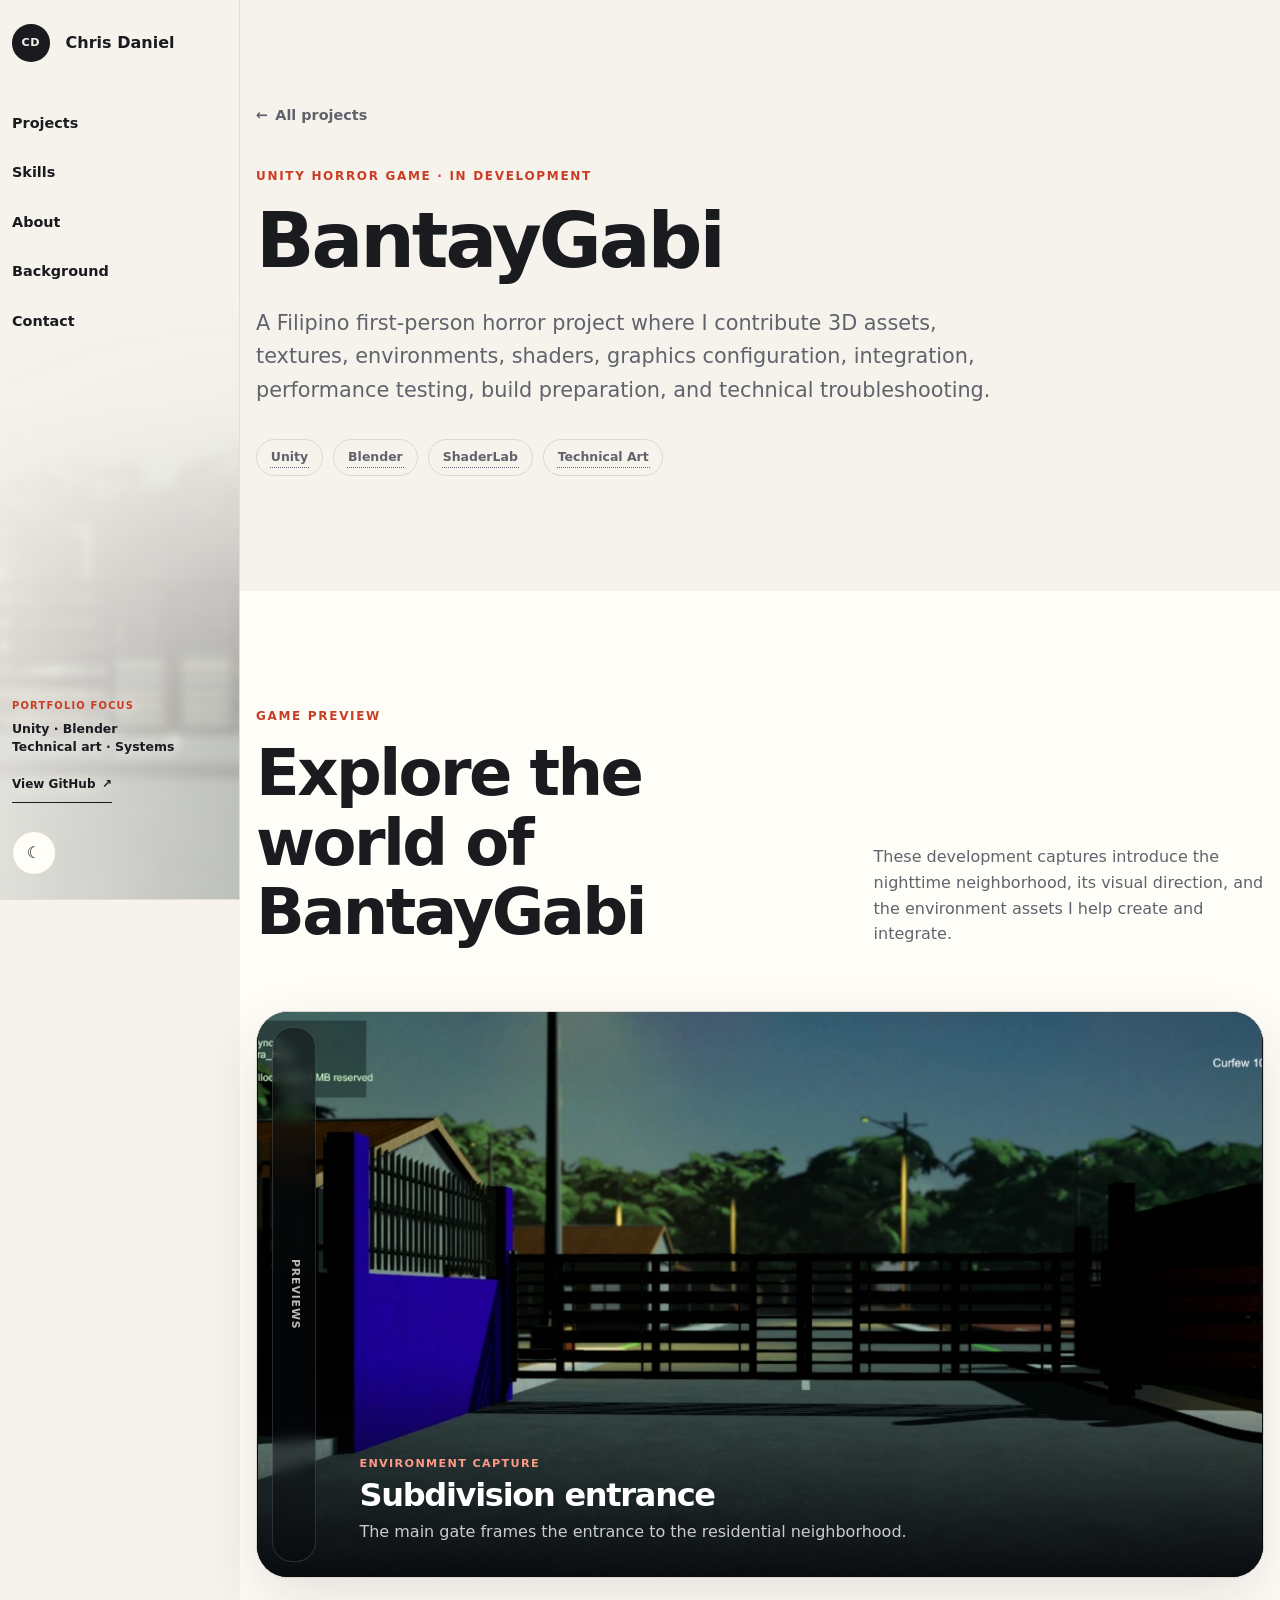
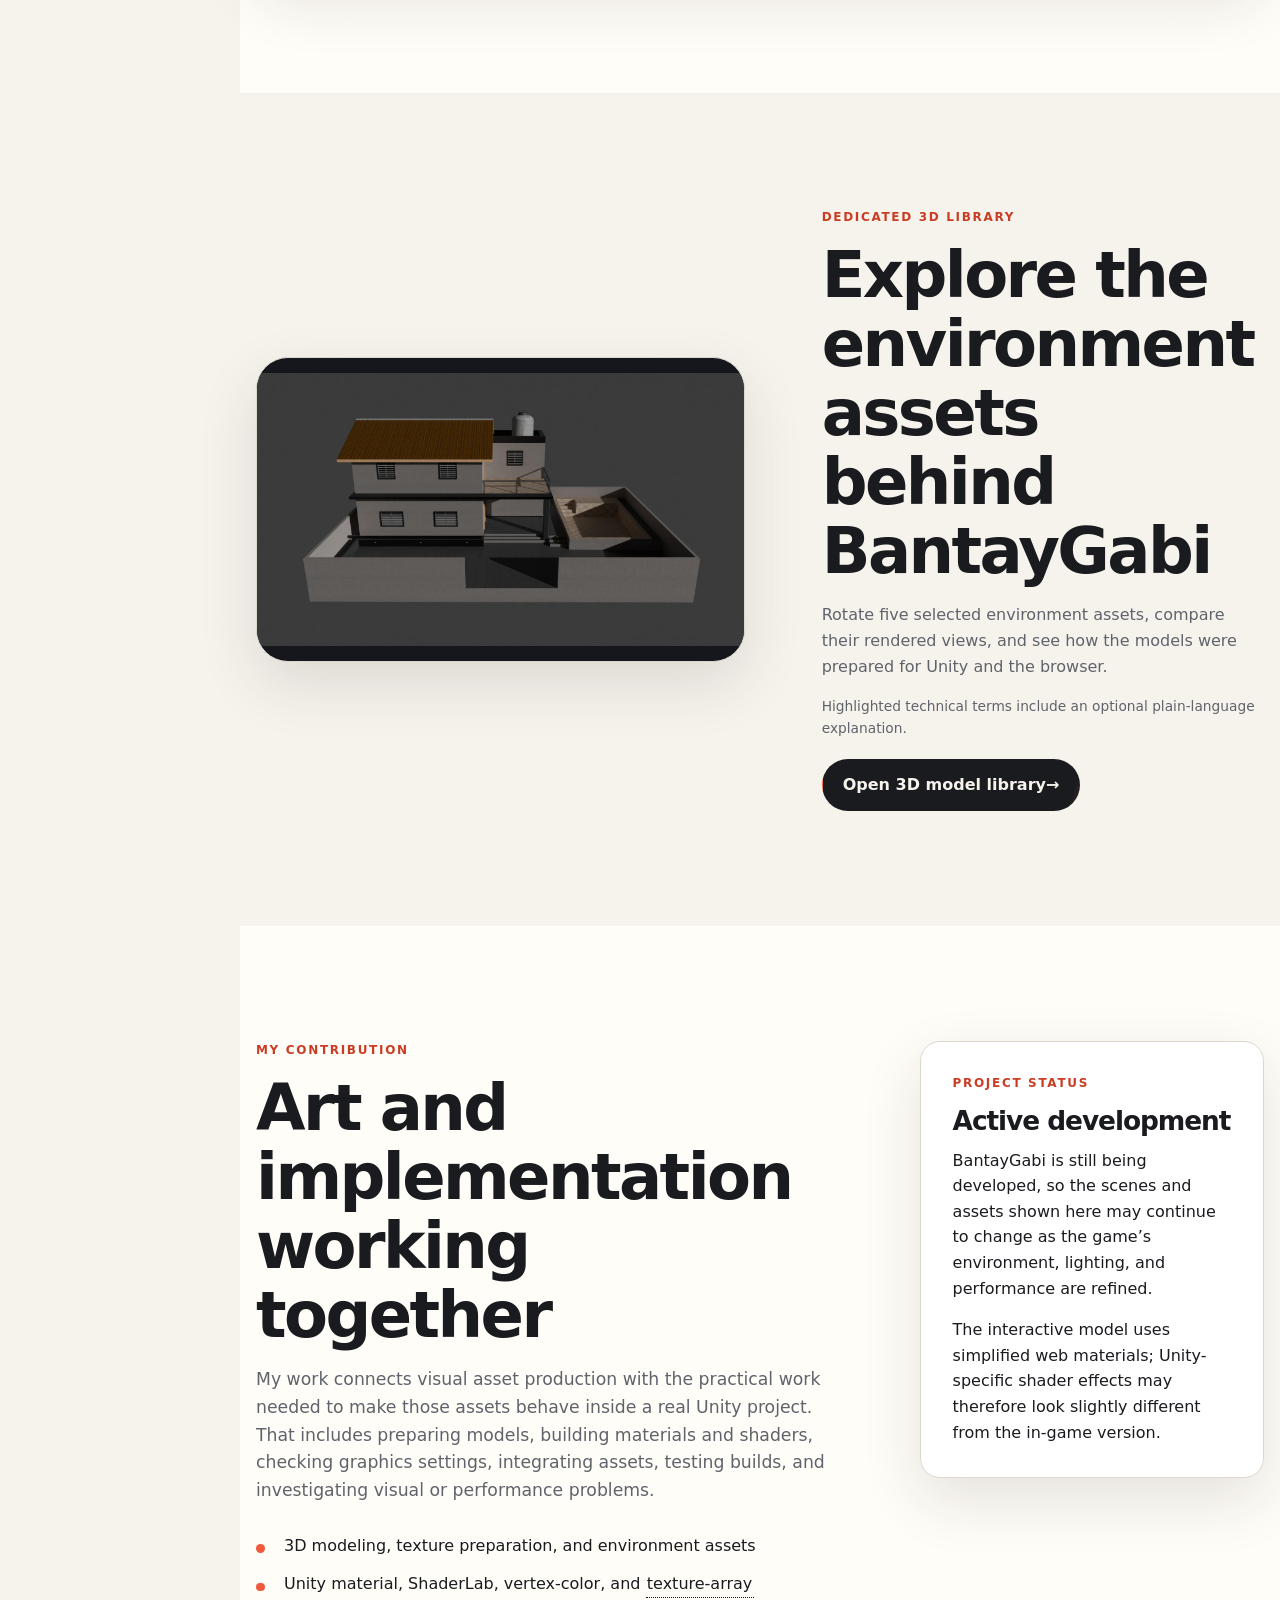
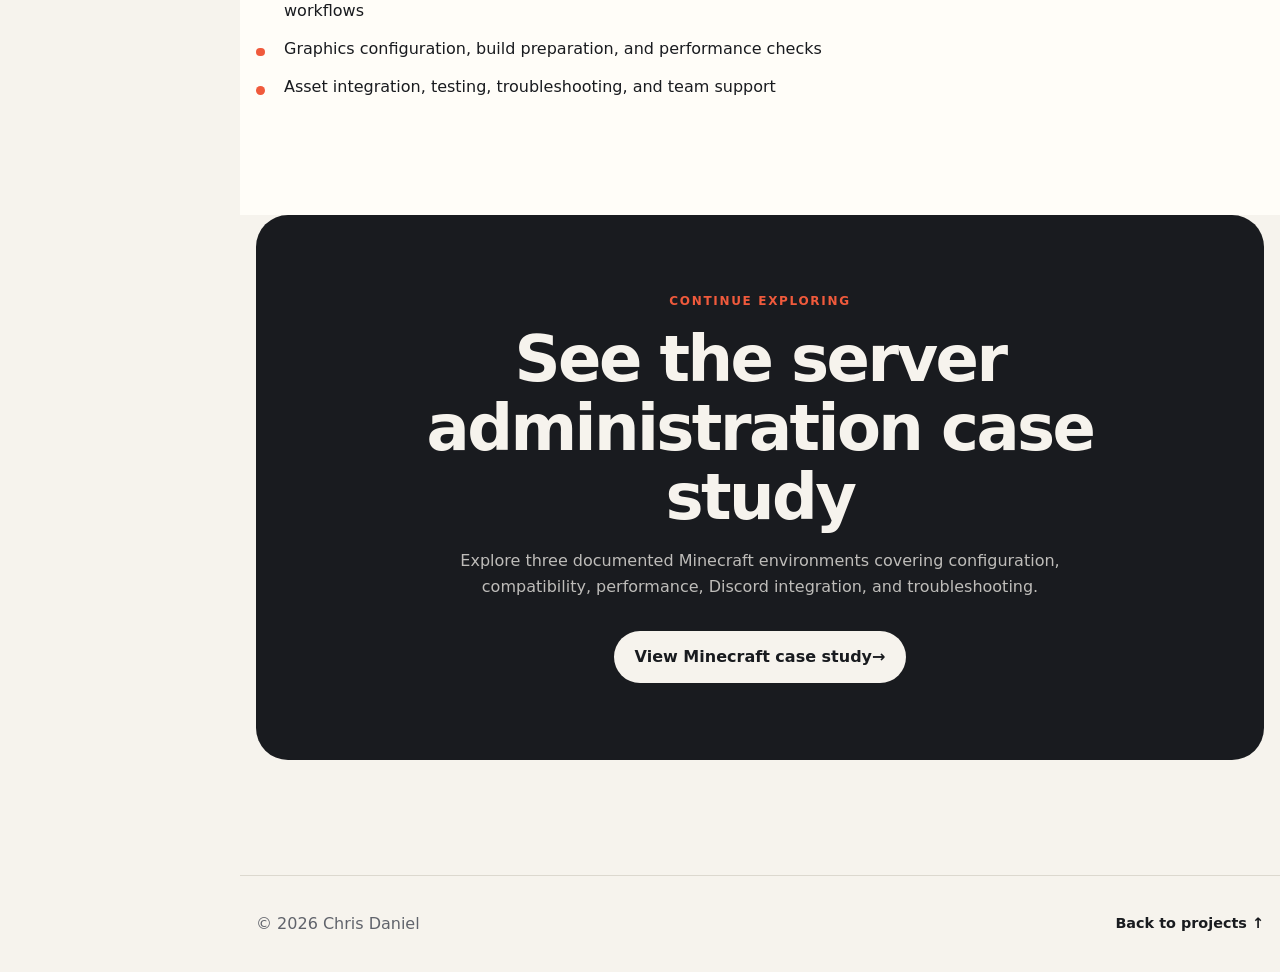
<file: projects/bantaygabi.html>
<!doctype html>
<html lang="en">
  <head>
    <meta charset="utf-8">
    <meta name="viewport" content="width=device-width, initial-scale=1">
    <meta
      name="description"
      content="BantayGabi Unity horror game case study, environment previews, and technical-art work by Chris Daniel."
    >
    <title>BantayGabi | Chris Daniel</title>
    <link rel="stylesheet" href="../assets/css/styles.css?v=20260831-5">
    <script src="../assets/js/main.js?v=20260831-5" defer></script>
    <script src="../assets/js/term-definitions.js" defer></script>
  </head>
  <body class="detail-page">
    <a class="skip-link" href="#main-content">Skip to main content</a>

    <header class="site-header">
      <div class="container header-inner">
        <a class="brand" href="../index.html#top" aria-label="Chris Daniel, portfolio home">
          <span class="brand-mark" aria-hidden="true">CD</span>
          <span>Chris Daniel</span>
        </a>

        <div class="header-actions">
          <button
            class="icon-button menu-toggle"
            type="button"
            aria-expanded="false"
            aria-controls="primary-navigation"
          >
            <span class="sr-only">Open navigation</span>
            <span class="menu-icon" aria-hidden="true"></span>
          </button>

          <nav id="primary-navigation" class="primary-navigation" aria-label="Primary navigation">
            <a href="../index.html#projects">Projects</a>
            <a href="../index.html#skills">Skills</a>
            <a href="../index.html#about">About</a>
            <a href="../index.html#background">Background</a>
            <a href="../index.html#contact">Contact</a>
          </nav>

          <div
            class="sidebar-feature"
            data-sidebar-feature
            data-sidebar-images="../assets/images/projects/bantaygabi-game-preview-01.webp,../assets/images/projects/bantaygabi-game-preview-05.webp,../assets/images/projects/bantaygabi-game-preview-08.webp"
          >
            <div class="sidebar-feature-art" data-sidebar-art aria-hidden="true"></div>
            <div class="sidebar-feature-content">
              <p class="sidebar-feature-label">Portfolio focus</p>
              <p class="sidebar-feature-text">Unity · Blender<br>Technical art · Systems</p>
              <a
                class="sidebar-feature-link"
                href="https://github.com/chrisniel"
                target="_blank"
                rel="noopener noreferrer"
              >
                View GitHub <span aria-hidden="true">↗</span>
              </a>
            </div>
          </div>

          <button class="icon-button theme-toggle" type="button" aria-label="Switch to dark theme">
            <span class="theme-icon" aria-hidden="true">☾</span>
          </button>
        </div>
      </div>
    </header>

    <main id="main-content">
      <section class="detail-hero section">
        <div class="container detail-heading">
          <a class="back-link" href="../index.html#projects">
            <span aria-hidden="true">←</span> All projects
          </a>
          <p class="eyebrow">Unity horror game · In development</p>
          <h1>BantayGabi</h1>
          <p class="detail-intro">
            A Filipino first-person horror project where I contribute 3D assets, textures,
            environments, shaders, graphics configuration, integration, performance testing,
            build preparation, and technical troubleshooting.
          </p>
          <ul class="skill-list" aria-label="BantayGabi tools and disciplines">
            <li><button class="term-button" type="button" data-term="unity">Unity</button></li>
            <li><button class="term-button" type="button" data-term="blender">Blender</button></li>
            <li><button class="term-button" type="button" data-term="shaderlab">ShaderLab</button></li>
            <li><button class="term-button" type="button" data-term="technical-art">Technical Art</button></li>
          </ul>
        </div>
      </section>

      <section id="game-preview" class="section section-muted" aria-labelledby="game-preview-title">
        <div class="container">
          <div class="section-heading">
            <div>
              <p class="eyebrow">Game preview</p>
              <h2 id="game-preview-title">Explore the world of BantayGabi</h2>
            </div>
            <p>
              These development captures introduce the nighttime neighborhood, its visual direction,
              and the environment assets I help create and integrate.
            </p>
          </div>

          <div class="media-carousel" data-media-carousel>
            <div class="media-carousel-stage">
              <img
                class="media-carousel-content"
                data-media-image
                src="../assets/images/projects/bantaygabi-game-preview-01.webp"
                alt="BantayGabi neighborhood entrance viewed from inside the subdivision gate"
              >
              <video
                class="media-carousel-content"
                data-media-video
                controls
                playsinline
                preload="none"
                hidden
              >
                Your browser cannot play this video. The poster and written description remain available.
              </video>

              <div class="media-carousel-caption">
                <p class="media-carousel-kind" data-media-kind>Environment capture</p>
                <h3 data-media-title>Subdivision entrance</h3>
                <p data-media-description>
                  The main gate frames the entrance to the residential neighborhood.
                </p>
              </div>
            </div>

            <aside class="media-carousel-panel" aria-label="BantayGabi preview navigation">
              <div class="media-carousel-panel-heading">
                <span>All previews</span>
                <div class="media-carousel-arrows">
                  <button type="button" data-media-previous aria-label="Show previous preview">←</button>
                  <button type="button" data-media-next aria-label="Show next preview">→</button>
                </div>
              </div>

              <div class="media-carousel-rail" role="group" aria-label="Choose a game preview">
                <button
                  class="media-carousel-thumb is-active"
                  type="button"
                  data-media-item
                  data-media-type="image"
                  data-media-src="../assets/images/projects/bantaygabi-game-preview-01.webp"
                  data-media-alt="BantayGabi neighborhood entrance viewed from inside the subdivision gate"
                  data-media-title="Subdivision entrance"
                  data-media-description="The main gate frames the entrance to the residential neighborhood."
                  data-media-kind="Environment capture"
                  aria-pressed="true"
                >
                  <img src="../assets/images/projects/bantaygabi-game-preview-01.webp" alt="">
                  <span><small>Image 01</small>Entrance</span>
                </button>

                <button
                  class="media-carousel-thumb"
                  type="button"
                  data-media-item
                  data-media-type="image"
                  data-media-src="../assets/images/projects/bantaygabi-game-preview-02.webp"
                  data-media-alt="Street lights illuminating trees in the BantayGabi neighborhood at night"
                  data-media-title="Street lighting"
                  data-media-description="Warm street lights shape visibility and atmosphere along the neighborhood road."
                  data-media-kind="Lighting capture"
                  aria-pressed="false"
                >
                  <img loading="lazy" src="../assets/images/projects/bantaygabi-game-preview-02.webp" alt="">
                  <span><small>Image 02</small>Street lights</span>
                </button>

                <button
                  class="media-carousel-thumb"
                  type="button"
                  data-media-item
                  data-media-type="image"
                  data-media-src="../assets/images/projects/bantaygabi-game-preview-03.webp"
                  data-media-alt="Rows of street lights seen beyond the subdivision gate at night"
                  data-media-title="Night atmosphere"
                  data-media-description="Layered lighting and silhouettes establish the neighborhood's nighttime mood."
                  data-media-kind="Lighting capture"
                  aria-pressed="false"
                >
                  <img loading="lazy" src="../assets/images/projects/bantaygabi-game-preview-03.webp" alt="">
                  <span><small>Image 03</small>Night mood</span>
                </button>

                <button
                  class="media-carousel-thumb"
                  type="button"
                  data-media-item
                  data-media-type="image"
                  data-media-src="../assets/images/projects/bantaygabi-game-preview-04.webp"
                  data-media-alt="BantayGabi guard post and subdivision entrance under street lights"
                  data-media-title="Guard post"
                  data-media-description="The guard post, gate, and nearby lighting establish the entrance as a readable landmark."
                  data-media-kind="Environment capture"
                  aria-pressed="false"
                >
                  <img loading="lazy" src="../assets/images/projects/bantaygabi-game-preview-04.webp" alt="">
                  <span><small>Image 04</small>Guard post</span>
                </button>

                <button
                  class="media-carousel-thumb"
                  type="button"
                  data-media-item
                  data-media-type="image"
                  data-media-src="../assets/images/projects/bantaygabi-game-preview-05.webp"
                  data-media-alt="Interior desk, chair, and window lit by the street outside"
                  data-media-title="Interior view"
                  data-media-description="A simple interior connects the player's indoor space to the illuminated street outside."
                  data-media-kind="Interior capture"
                  aria-pressed="false"
                >
                  <img loading="lazy" src="../assets/images/projects/bantaygabi-game-preview-05.webp" alt="">
                  <span><small>Image 05</small>Interior</span>
                </button>

                <button
                  class="media-carousel-thumb"
                  type="button"
                  data-media-item
                  data-media-type="image"
                  data-media-src="../assets/images/projects/bantaygabi-game-preview-06.webp"
                  data-media-alt="Dark residential lane and house exterior in BantayGabi"
                  data-media-title="Residential lane"
                  data-media-description="A darker side street contrasts with the warmer lighting near the main entrance."
                  data-media-kind="Environment capture"
                  aria-pressed="false"
                >
                  <img loading="lazy" src="../assets/images/projects/bantaygabi-game-preview-06.webp" alt="">
                  <span><small>Image 06</small>Side street</span>
                </button>

                <button
                  class="media-carousel-thumb"
                  type="button"
                  data-media-item
                  data-media-type="image"
                  data-media-src="../assets/images/projects/bantaygabi-game-preview-07.webp"
                  data-media-alt="Dense trees and shadowed ground at the edge of the BantayGabi environment"
                  data-media-title="Forest edge"
                  data-media-description="Dense foliage creates a darker boundary beyond the residential area."
                  data-media-kind="Environment capture"
                  aria-pressed="false"
                >
                  <img loading="lazy" src="../assets/images/projects/bantaygabi-game-preview-07.webp" alt="">
                  <span><small>Image 07</small>Forest edge</span>
                </button>

                <button
                  class="media-carousel-thumb"
                  type="button"
                  data-media-item
                  data-media-type="image"
                  data-media-src="../assets/images/projects/bantaygabi-game-preview-08.webp"
                  data-media-alt="Rocky waterway and terrain at the edge of the BantayGabi environment"
                  data-media-title="Waterway"
                  data-media-description="Rock, terrain, and water extend the environment beyond the neighborhood streets."
                  data-media-kind="Environment capture"
                  aria-pressed="false"
                >
                  <img loading="lazy" src="../assets/images/projects/bantaygabi-game-preview-08.webp" alt="">
                  <span><small>Image 08</small>Waterway</span>
                </button>
              </div>
            </aside>

            <p class="sr-only" data-media-status aria-live="polite">
              Showing Subdivision entrance, image 1 of 8.
            </p>
          </div>

        </div>
      </section>

      <section class="section" aria-labelledby="model-library-title">
        <div class="container model-library-promo">
          <img
            loading="lazy"
            src="../assets/images/posters/bantaygabi-large-house-aerial.webp"
            alt="Rendered aerial view of the BantayGabi large residential house model"
          >
          <div>
            <p class="eyebrow">Dedicated 3D library</p>
            <h2 id="model-library-title">Explore the environment assets behind BantayGabi</h2>
            <p>
              Rotate five selected environment assets, compare their rendered views, and see how
              the models were prepared for Unity and the browser.
            </p>
            <p class="term-hint">
              Highlighted technical terms include an optional plain-language explanation.
            </p>
            <a class="button button-primary" href="bantaygabi-models.html">
              Open 3D model library <span aria-hidden="true">→</span>
            </a>
          </div>
        </div>
      </section>

      <section class="section section-muted" aria-labelledby="contribution-title">
        <div class="container detail-content-grid">
          <div>
            <p class="eyebrow">My contribution</p>
            <h2 id="contribution-title">Art and implementation working together</h2>
            <p class="detail-copy">
              My work connects visual asset production with the practical work needed to make
              those assets behave inside a real Unity project. That includes preparing models,
              building materials and shaders, checking graphics settings, integrating assets,
              testing builds, and investigating visual or performance problems.
            </p>
            <ul class="responsibility-list">
              <li>3D modeling, texture preparation, and environment assets</li>
              <li>
                Unity material, ShaderLab, vertex-color, and
                <button class="term-button term-button-inline" type="button" data-term="texture-array">texture-array</button>
                workflows
              </li>
              <li>Graphics configuration, build preparation, and performance checks</li>
              <li>Asset integration, testing, troubleshooting, and team support</li>
            </ul>
          </div>

          <aside class="detail-callout detail-callout-sticky" aria-labelledby="development-note-title">
            <p class="eyebrow">Project status</p>
            <h3 id="development-note-title">Active development</h3>
            <p>
              BantayGabi is still being developed, so the scenes and assets shown here may continue
              to change as the game’s environment, lighting, and performance are refined.
            </p>
            <p>
              The interactive model uses simplified web materials; Unity-specific shader effects
              may therefore look slightly different from the in-game version.
            </p>
          </aside>
        </div>
      </section>

      <section class="section project-next" aria-labelledby="next-project-title">
        <div class="container contact-card">
          <p class="eyebrow">Continue exploring</p>
          <h2 id="next-project-title">See the server administration case study</h2>
          <p>
            Explore three documented Minecraft environments covering configuration,
            compatibility, performance, Discord integration, and troubleshooting.
          </p>
          <a class="button contact-button" href="minecraft-server-administration.html">
            View Minecraft case study <span aria-hidden="true">→</span>
          </a>
        </div>
      </section>
    </main>

    <footer class="site-footer">
      <div class="container footer-inner">
        <p>© <span id="current-year">2026</span> Chris Daniel</p>
        <a href="../index.html#projects">Back to projects <span aria-hidden="true">↑</span></a>
      </div>
    </footer>
  </body>
</html>
</file>
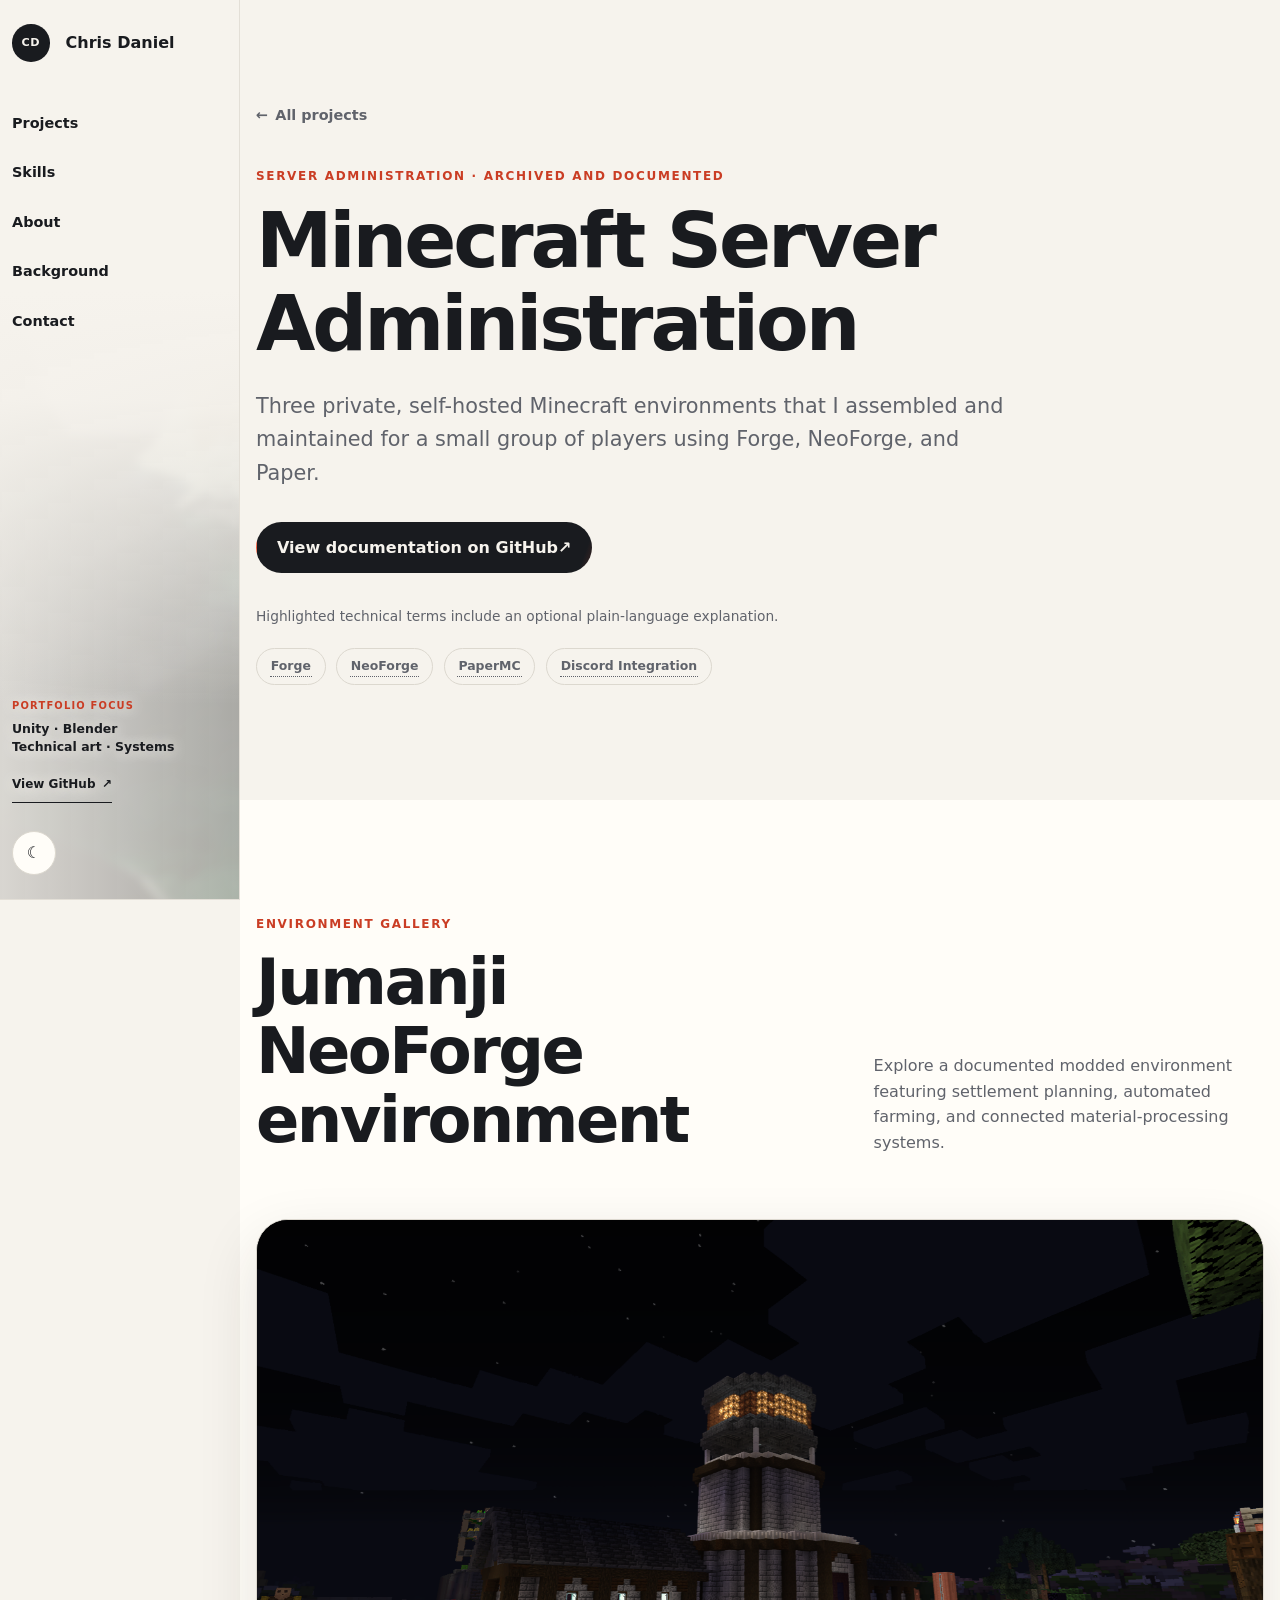
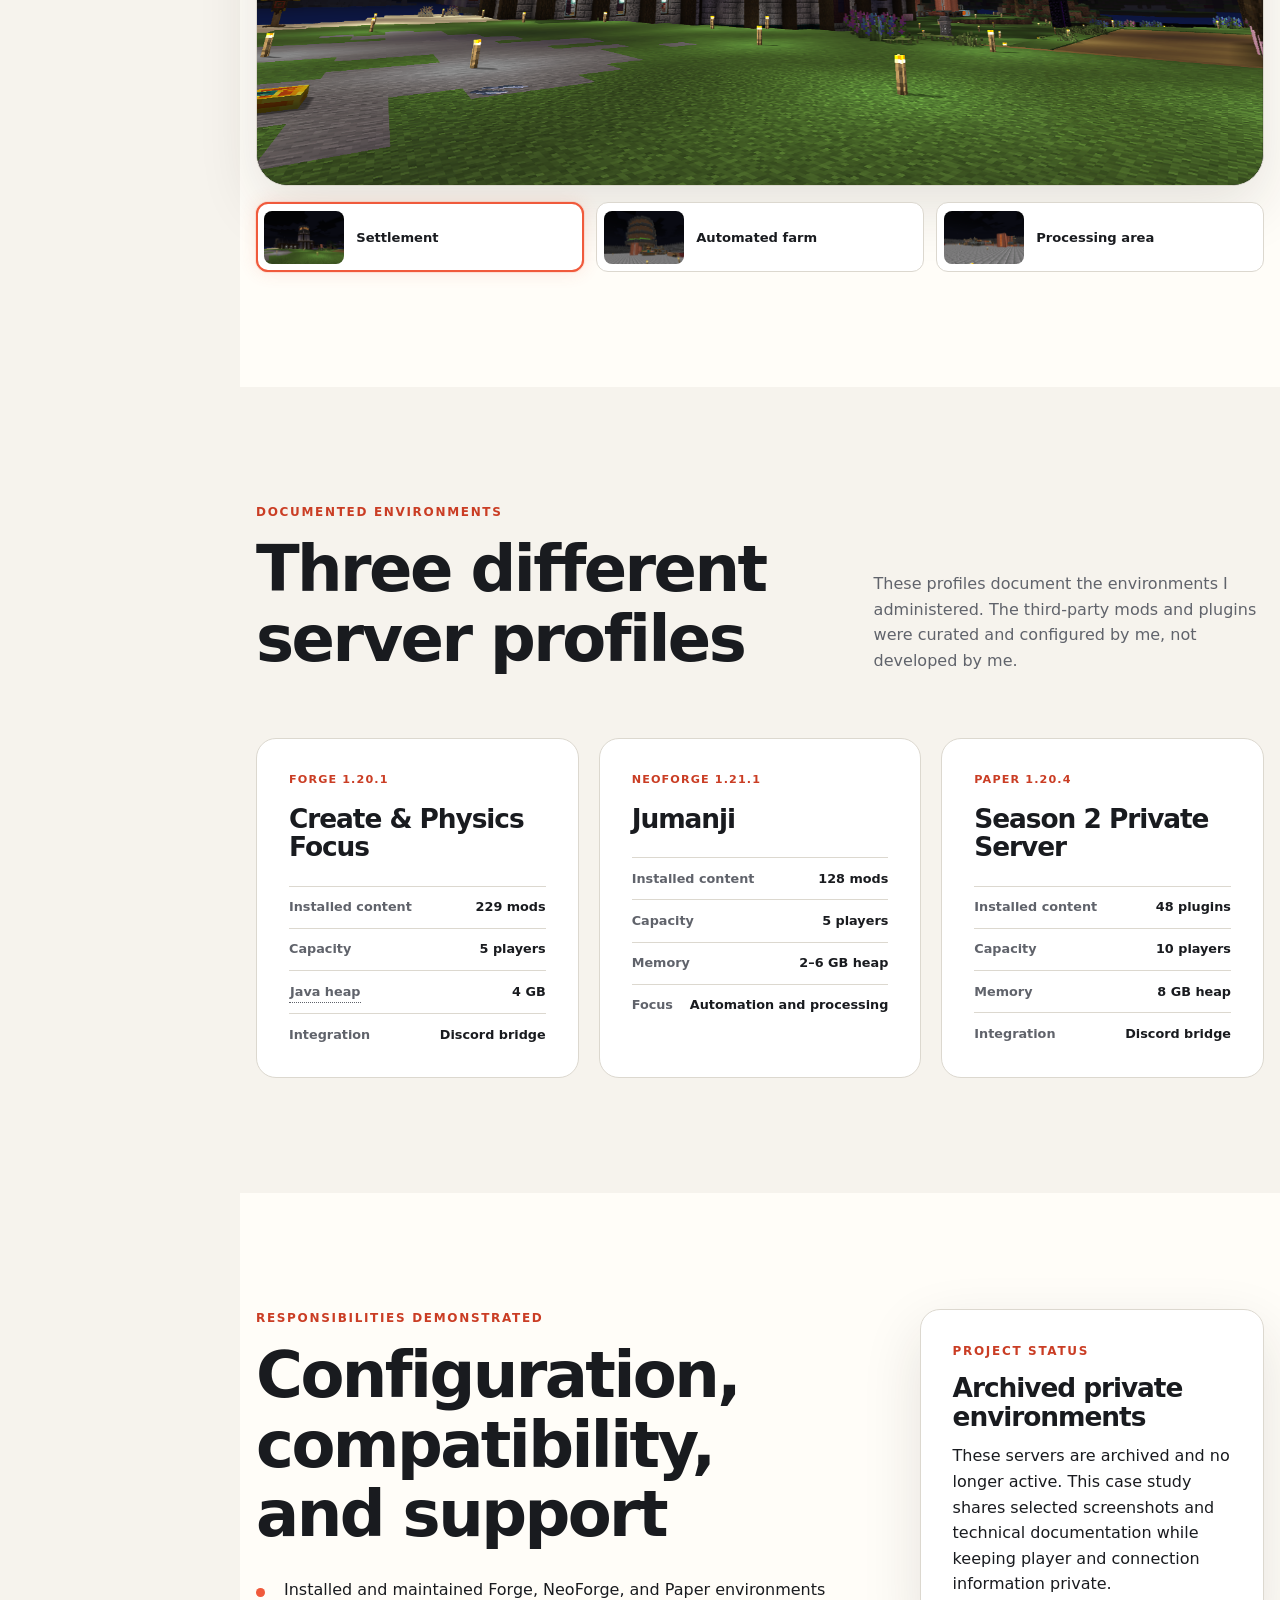
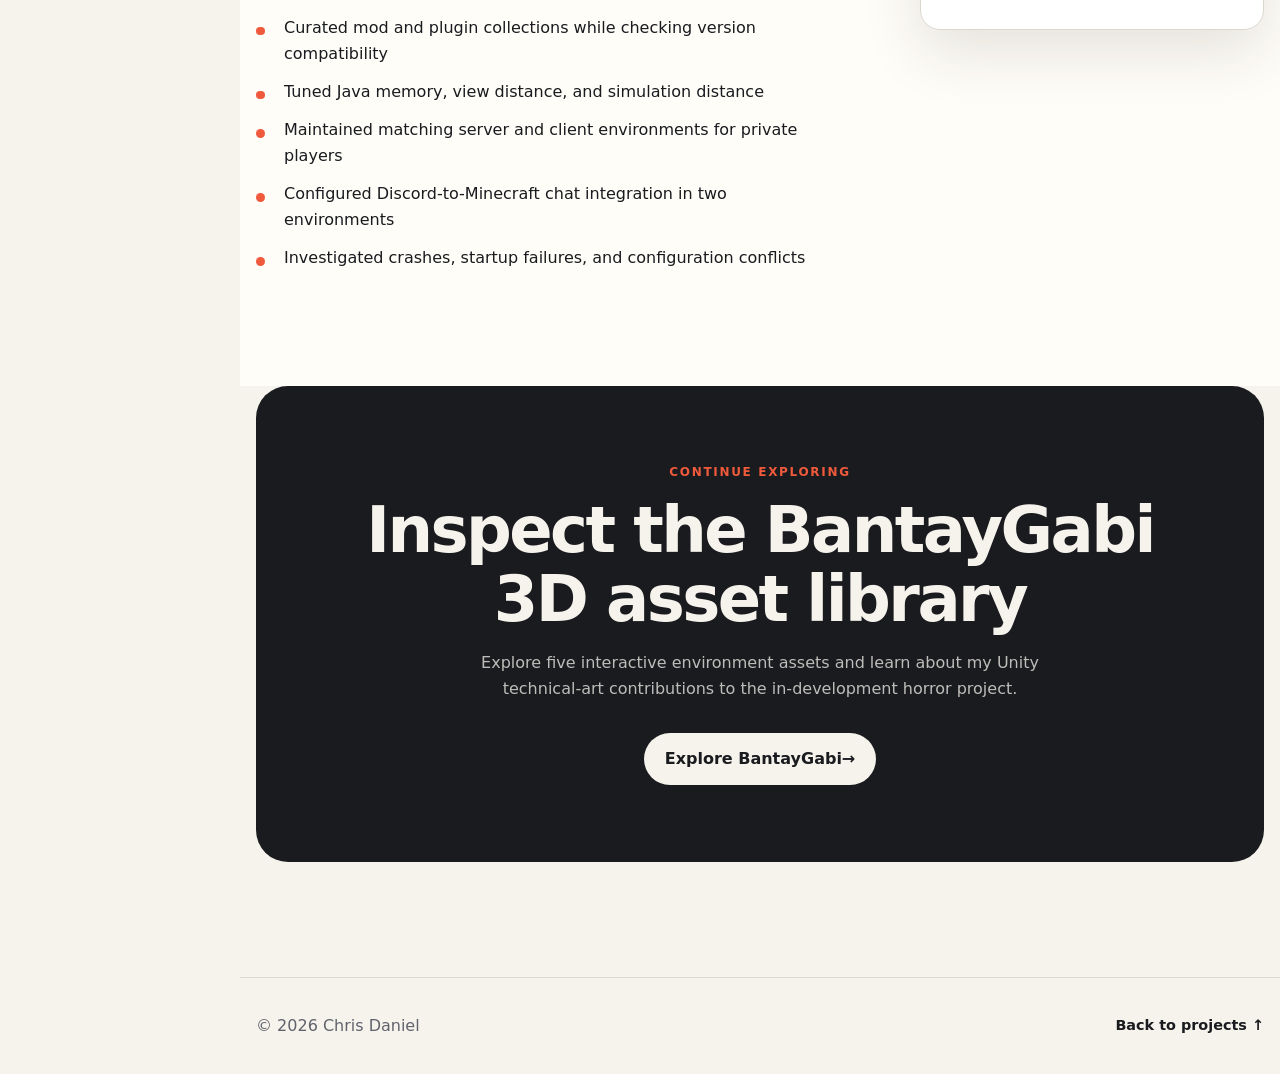
<file: projects/minecraft-server-administration.html>
<!doctype html>
<html lang="en">
  <head>
    <meta charset="utf-8">
    <meta name="viewport" content="width=device-width, initial-scale=1">
    <meta
      name="description"
      content="Minecraft server administration case study documenting Forge, NeoForge, and Paper environments maintained by Chris Daniel."
    >
    <title>Minecraft Server Administration | Chris Daniel</title>
    <link rel="stylesheet" href="../assets/css/styles.css?v=20260831-5">
    <script src="../assets/js/main.js?v=20260831-5" defer></script>
    <script src="../assets/js/term-definitions.js" defer></script>
  </head>
  <body class="detail-page">
    <a class="skip-link" href="#main-content">Skip to main content</a>

    <header class="site-header">
      <div class="container header-inner">
        <a class="brand" href="../index.html#top" aria-label="Chris Daniel, portfolio home">
          <span class="brand-mark" aria-hidden="true">CD</span>
          <span>Chris Daniel</span>
        </a>

        <div class="header-actions">
          <button
            class="icon-button menu-toggle"
            type="button"
            aria-expanded="false"
            aria-controls="primary-navigation"
          >
            <span class="sr-only">Open navigation</span>
            <span class="menu-icon" aria-hidden="true"></span>
          </button>

          <nav id="primary-navigation" class="primary-navigation" aria-label="Primary navigation">
            <a href="../index.html#projects">Projects</a>
            <a href="../index.html#skills">Skills</a>
            <a href="../index.html#about">About</a>
            <a href="../index.html#background">Background</a>
            <a href="../index.html#contact">Contact</a>
          </nav>

          <div
            class="sidebar-feature"
            data-sidebar-feature
            data-sidebar-images="../assets/images/projects/bantaygabi-game-preview-01.webp,../assets/images/projects/bantaygabi-game-preview-05.webp,../assets/images/projects/bantaygabi-game-preview-08.webp"
          >
            <div class="sidebar-feature-art" data-sidebar-art aria-hidden="true"></div>
            <div class="sidebar-feature-content">
              <p class="sidebar-feature-label">Portfolio focus</p>
              <p class="sidebar-feature-text">Unity · Blender<br>Technical art · Systems</p>
              <a
                class="sidebar-feature-link"
                href="https://github.com/chrisniel"
                target="_blank"
                rel="noopener noreferrer"
              >
                View GitHub <span aria-hidden="true">↗</span>
              </a>
            </div>
          </div>

          <button class="icon-button theme-toggle" type="button" aria-label="Switch to dark theme">
            <span class="theme-icon" aria-hidden="true">☾</span>
          </button>
        </div>
      </div>
    </header>

    <main id="main-content">
      <section class="detail-hero section">
        <div class="container detail-heading">
          <a class="back-link" href="../index.html#projects">
            <span aria-hidden="true">←</span> All projects
          </a>
          <p class="eyebrow">Server administration · Archived and documented</p>
          <h1>Minecraft Server Administration</h1>
          <p class="detail-intro">
            Three private, self-hosted Minecraft environments that I assembled and maintained
            for a small group of players using Forge, NeoForge, and Paper.
          </p>
          <div class="button-row">
            <a
              class="button button-primary"
              href="https://github.com/chrisniel/Minecraft-Server-Administration-Portfolio"
              target="_blank"
              rel="noopener noreferrer"
            >
              View documentation on GitHub <span aria-hidden="true">↗</span>
            </a>
          </div>
          <p class="term-hint">Highlighted technical terms include an optional plain-language explanation.</p>
          <ul class="skill-list" aria-label="Minecraft server technologies">
            <li><button class="term-button" type="button" data-term="forge">Forge</button></li>
            <li><button class="term-button" type="button" data-term="neoforge">NeoForge</button></li>
            <li><button class="term-button" type="button" data-term="papermc">PaperMC</button></li>
            <li><button class="term-button" type="button" data-term="discord-integration">Discord Integration</button></li>
          </ul>
        </div>
      </section>

      <section class="section section-muted" aria-labelledby="gallery-title">
        <div class="container">
          <div class="section-heading">
            <div>
              <p class="eyebrow">Environment gallery</p>
              <h2 id="gallery-title">Jumanji NeoForge environment</h2>
            </div>
            <p>
              Explore a documented modded environment featuring settlement planning, automated
              farming, and connected material-processing systems.
            </p>
          </div>

          <div class="project-gallery" data-project-gallery>
            <div class="showcase-stage gallery-image-stage" data-gallery-stage>
              <img
                class="showcase-media"
                data-gallery-image
                src="../assets/images/projects/minecraft-neoforge-settlement-at-night.png"
                alt="Private NeoForge settlement and illuminated tower at night"
              >
            </div>

            <div class="gallery-thumbnails" aria-label="Minecraft environment screenshots">
              <button
                class="gallery-thumb is-active"
                type="button"
                data-gallery-mode="image"
                data-gallery-src="../assets/images/projects/minecraft-neoforge-settlement-at-night.png"
                data-gallery-alt="Private NeoForge settlement and illuminated tower at night"
                aria-pressed="true"
              >
                <img src="../assets/images/projects/minecraft-neoforge-settlement-at-night.png" alt="">
                <span>Settlement</span>
              </button>
              <button
                class="gallery-thumb"
                type="button"
                data-gallery-mode="image"
                data-gallery-src="../assets/images/projects/minecraft-neoforge-automated-farm.png"
                data-gallery-alt="Multi-level automated farm connected to a machinery area"
                aria-pressed="false"
              >
                <img src="../assets/images/projects/minecraft-neoforge-automated-farm.png" alt="">
                <span>Automated farm</span>
              </button>
              <button
                class="gallery-thumb"
                type="button"
                data-gallery-mode="image"
                data-gallery-src="../assets/images/projects/minecraft-neoforge-processing-area.png"
                data-gallery-alt="Modded machinery and material-processing area"
                aria-pressed="false"
              >
                <img src="../assets/images/projects/minecraft-neoforge-processing-area.png" alt="">
                <span>Processing area</span>
              </button>
            </div>
          </div>
        </div>
      </section>

      <section class="section" aria-labelledby="environments-title">
        <div class="container">
          <div class="section-heading">
            <div>
              <p class="eyebrow">Documented environments</p>
              <h2 id="environments-title">Three different server profiles</h2>
            </div>
            <p>
              These profiles document the environments I administered. The third-party mods and
              plugins were curated and configured by me, not developed by me.
            </p>
          </div>

          <div class="case-study-grid">
            <article class="case-study-card">
              <p class="project-number">Forge 1.20.1</p>
              <h3>Create &amp; Physics Focus</h3>
              <dl class="fact-list">
                <div><dt>Installed content</dt><dd>229 mods</dd></div>
                <div><dt>Capacity</dt><dd>5 players</dd></div>
                <div>
                  <dt><button class="term-button term-button-inline" type="button" data-term="java-heap">Java heap</button></dt>
                  <dd>4 GB</dd>
                </div>
                <div><dt>Integration</dt><dd>Discord bridge</dd></div>
              </dl>
            </article>

            <article class="case-study-card">
              <p class="project-number">NeoForge 1.21.1</p>
              <h3>Jumanji</h3>
              <dl class="fact-list">
                <div><dt>Installed content</dt><dd>128 mods</dd></div>
                <div><dt>Capacity</dt><dd>5 players</dd></div>
                <div><dt>Memory</dt><dd>2–6 GB heap</dd></div>
                <div><dt>Focus</dt><dd>Automation and processing</dd></div>
              </dl>
            </article>

            <article class="case-study-card">
              <p class="project-number">Paper 1.20.4</p>
              <h3>Season 2 Private Server</h3>
              <dl class="fact-list">
                <div><dt>Installed content</dt><dd>48 plugins</dd></div>
                <div><dt>Capacity</dt><dd>10 players</dd></div>
                <div><dt>Memory</dt><dd>8 GB heap</dd></div>
                <div><dt>Integration</dt><dd>Discord bridge</dd></div>
              </dl>
            </article>
          </div>
        </div>
      </section>

      <section class="section section-muted" aria-labelledby="responsibilities-title">
        <div class="container detail-content-grid">
          <div>
            <p class="eyebrow">Responsibilities demonstrated</p>
            <h2 id="responsibilities-title">Configuration, compatibility, and support</h2>
            <ul class="responsibility-list">
              <li>Installed and maintained Forge, NeoForge, and Paper environments</li>
              <li>Curated mod and plugin collections while checking version compatibility</li>
              <li>Tuned Java memory, view distance, and simulation distance</li>
              <li>Maintained matching server and client environments for private players</li>
              <li>Configured Discord-to-Minecraft chat integration in two environments</li>
              <li>Investigated crashes, startup failures, and configuration conflicts</li>
            </ul>
          </div>

          <aside class="detail-callout detail-callout-sticky" aria-labelledby="privacy-note-title">
            <p class="eyebrow">Project status</p>
            <h3 id="privacy-note-title">Archived private environments</h3>
            <p>
              These servers are archived and no longer active. This case study shares selected
              screenshots and technical documentation while keeping player and connection
              information private.
            </p>
          </aside>
        </div>
      </section>

      <section class="section project-next" aria-labelledby="next-project-title">
        <div class="container contact-card">
          <p class="eyebrow">Continue exploring</p>
          <h2 id="next-project-title">Inspect the BantayGabi 3D asset library</h2>
          <p>
            Explore five interactive environment assets and learn about my Unity technical-art
            contributions to the in-development horror project.
          </p>
          <a class="button contact-button" href="bantaygabi.html">
            Explore BantayGabi <span aria-hidden="true">→</span>
          </a>
        </div>
      </section>
    </main>

    <footer class="site-footer">
      <div class="container footer-inner">
        <p>© <span id="current-year">2026</span> Chris Daniel</p>
        <a href="../index.html#projects">Back to projects <span aria-hidden="true">↑</span></a>
      </div>
    </footer>
  </body>
</html>
</file>
<file: assets/css/styles.css>
:root {
  color-scheme: light;
  --background: #f6f3ed;
  --surface: #fffdf8;
  --surface-strong: #ffffff;
  --text: #191b1f;
  --muted: #60636b;
  --line: #dcd8cf;
  --accent: #f05a3c;
  --accent-strong: #ca3d24;
  --accent-soft: #fbded5;
  --accent-on-soft: #b23520;
  --blue: #3867d6;
  --shadow: 0 22px 60px rgba(41, 34, 27, 0.12);
  --radius-small: 0.75rem;
  --radius-medium: 1.25rem;
  --radius-large: 2rem;
  --container: 72rem;
}

html[data-theme="dark"] {
  color-scheme: dark;
  --background: #111318;
  --surface: #181b22;
  --surface-strong: #20242c;
  --text: #f6f3ed;
  --muted: #b3b6bf;
  --line: #343842;
  --accent: #ff795f;
  --accent-strong: #ff9a86;
  --accent-soft: #40241f;
  --accent-on-soft: #ff9a86;
  --blue: #7fa1ff;
  --shadow: 0 22px 60px rgba(0, 0, 0, 0.32);
}

*,
*::before,
*::after {
  box-sizing: border-box;
}

html {
  scroll-behavior: smooth;
}

body {
  margin: 0;
  background: var(--background);
  color: var(--text);
  font-family: Inter, ui-sans-serif, system-ui, -apple-system, BlinkMacSystemFont, "Segoe UI", sans-serif;
  font-size: 1rem;
  line-height: 1.6;
}

button,
a {
  -webkit-tap-highlight-color: transparent;
}

a {
  color: inherit;
}

button {
  font: inherit;
}

:focus-visible {
  outline: 3px solid var(--blue);
  outline-offset: 4px;
}

.skip-link {
  position: fixed;
  z-index: 100;
  top: 1rem;
  left: 1rem;
  padding: 0.7rem 1rem;
  border-radius: var(--radius-small);
  background: var(--text);
  color: var(--background);
  transform: translateY(-180%);
}

.skip-link:focus {
  transform: translateY(0);
}

.container {
  width: min(calc(100% - 2rem), var(--container));
  margin-inline: auto;
}

.section {
  padding-block: clamp(4.5rem, 9vw, 8rem);
}

.section-muted {
  background: var(--surface);
}

.eyebrow {
  margin: 0 0 0.85rem;
  color: var(--accent-strong);
  font-size: 0.75rem;
  font-weight: 800;
  letter-spacing: 0.14em;
  text-transform: uppercase;
}

h1,
h2,
h3,
p {
  margin-top: 0;
}

h1,
h2,
h3 {
  line-height: 1.08;
  letter-spacing: -0.04em;
}

h1 {
  max-width: 13ch;
  margin-bottom: 1.5rem;
  font-size: clamp(2.8rem, 7vw, 5.7rem);
}

h2 {
  margin-bottom: 1rem;
  font-size: clamp(2.2rem, 5vw, 4rem);
}

h3 {
  margin-bottom: 0.75rem;
  font-size: 1.65rem;
}

.site-header {
  position: fixed;
  z-index: 20;
  top: 0;
  bottom: 0;
  left: 0;
  width: 15rem;
  border-right: 1px solid color-mix(in srgb, var(--line) 75%, transparent);
  border-bottom: 1px solid color-mix(in srgb, var(--line) 75%, transparent);
  background: color-mix(in srgb, var(--background) 88%, transparent);
  backdrop-filter: blur(14px);
}

.header-inner,
.header-actions,
.primary-navigation,
.footer-inner {
  display: flex;
  align-items: center;
}

.header-inner {
  width: 100%;
  height: 100%;
  align-items: flex-start;
  flex-direction: column;
  padding-block: 1.5rem;
}

.brand {
  display: inline-flex;
  align-items: center;
  gap: 1rem;
  margin-left: 0.75rem;
  font-weight: 800;
  text-decoration: none;
}

.brand-mark {
  display: grid;
  width: 2.35rem;
  height: 2.35rem;
  border-radius: 50%;
  background: var(--text);
  color: var(--background);
  font-size: 0.7rem;
  letter-spacing: 0.05em;
  place-items: center;
}

.header-actions {
  position: relative;
  width: 100%;
  flex: 1;
  align-items: flex-start;
  flex-direction: column;
  gap: 0;
  margin-top: 2.5rem;
}

.primary-navigation {
  position: relative;
  z-index: 1;
  width: 100%;
  align-items: stretch;
  flex-direction: column;
  gap: 0.35rem;
}

.primary-navigation a,
.site-footer a {
  font-size: 0.9rem;
  font-weight: 700;
  text-decoration: none;
}

.primary-navigation a {
  padding: 0.65rem 0.75rem;
  border-radius: var(--radius-small);
}

.primary-navigation a:hover {
  background: var(--accent-soft);
}

.primary-navigation a:hover,
.site-footer a:hover {
  color: var(--accent-strong);
}

.icon-button {
  display: grid;
  width: 2.75rem;
  height: 2.75rem;
  border: 1px solid var(--line);
  border-radius: 50%;
  background: var(--surface);
  color: var(--text);
  cursor: pointer;
  place-items: center;
}

.icon-button:hover {
  border-color: var(--accent);
  color: var(--accent-strong);
}

.menu-toggle {
  display: none;
}

.sidebar-feature {
  position: relative;
  isolation: isolate;
  display: flex;
  overflow: hidden;
  width: 100%;
  min-height: 0;
  flex: 1 1 auto;
  align-items: flex-end;
  margin-top: -3.25rem;
  margin-bottom: -1.5rem;
  padding: clamp(7rem, 20vh, 11rem) 0.75rem 6rem;
}

.sidebar-feature::before {
  position: absolute;
  z-index: -1;
  inset: 0;
  background:
    linear-gradient(
      to bottom,
      var(--background) 0%,
      color-mix(in srgb, var(--background) 92%, transparent) 18%,
      color-mix(in srgb, var(--background) 48%, transparent) 42%,
      transparent 68%
    ),
    linear-gradient(
      to right,
      color-mix(in srgb, var(--background) 68%, transparent),
      color-mix(in srgb, var(--background) 16%, transparent)
    );
  content: "";
}

.sidebar-feature-art {
  position: absolute;
  z-index: -2;
  inset: 0 -1rem -1.5rem;
  background-position: center;
  background-size: cover;
  filter: blur(4px) saturate(0.7);
  opacity: 0.38;
  transform: translateY(1.5rem) scale(1.08);
}

html[data-theme="dark"] .sidebar-feature-art {
  opacity: 0.55;
}

.sidebar-feature-content {
  width: 100%;
  text-shadow: 0 1px 14px var(--background);
}

.sidebar-feature-label {
  margin-bottom: 0.35rem;
  color: var(--accent-strong);
  font-size: 0.62rem;
  font-weight: 800;
  letter-spacing: 0.12em;
  text-transform: uppercase;
}

.sidebar-feature-text {
  margin-bottom: 0.7rem;
  font-size: 0.78rem;
  font-weight: 800;
  line-height: 1.45;
}

.sidebar-feature-link {
  display: inline-flex;
  min-height: 2.25rem;
  align-items: center;
  gap: 0.4rem;
  padding: 0.25rem 0;
  border-bottom: 1px solid currentColor;
  color: var(--text);
  font-size: 0.75rem;
  font-weight: 800;
  text-decoration: none;
}

.sidebar-feature-link:hover {
  color: var(--accent-strong);
}

.theme-toggle {
  position: absolute;
  z-index: 2;
  bottom: 0;
  left: 0.75rem;
  margin-top: 0;
}

main,
.site-footer {
  margin-left: 15rem;
}

.hero {
  overflow: clip;
  padding-top: clamp(4rem, 8vw, 7rem);
}

.hero-grid {
  display: grid;
  align-items: start;
  gap: clamp(3rem, 8vw, 7rem);
  grid-template-columns: minmax(0, 1.15fr) minmax(20rem, 0.85fr);
}

.hero h1 {
  font-size: clamp(2.8rem, 5.5vw, 5rem);
}

.hero .eyebrow {
  font-size: 0.8rem;
  letter-spacing: 0.12em;
}

.hero-intro {
  max-width: 42rem;
  margin-bottom: 2rem;
  color: var(--muted);
  font-size: clamp(1.125rem, 1.5vw, 1.3rem);
}

.button-row {
  display: flex;
  flex-wrap: wrap;
  gap: 0.8rem;
  margin-bottom: 2rem;
}

.button {
  display: inline-flex;
  min-height: 3.15rem;
  align-items: center;
  justify-content: center;
  padding: 0.75rem 1.25rem;
  border: 1px solid transparent;
  border-radius: 999px;
  background-position: 0% 50%;
  background-size: 220% 100%;
  cursor: pointer;
  font-weight: 800;
  text-decoration: none;
  transition:
    border-color 300ms ease,
    background-color 300ms ease,
    background-position 420ms ease,
    color 300ms ease;
}

.button-primary {
  background-color: var(--text);
  background-image: linear-gradient(
    110deg,
    var(--text) 0%,
    var(--text) 45%,
    var(--accent) 55%,
    var(--accent) 100%
  );
  color: var(--background);
}

.button-primary:hover {
  background-color: var(--accent);
  background-position: 100% 50%;
  color: #ffffff;
}

.button-secondary {
  border-color: var(--line);
  background-color: var(--surface);
  background-image: linear-gradient(
    110deg,
    var(--surface) 0%,
    var(--surface) 45%,
    var(--accent-soft) 55%,
    var(--accent-soft) 100%
  );
}

.button-secondary:hover {
  border-color: var(--accent);
  background-position: 100% 50%;
}

.skill-list {
  display: flex;
  flex-wrap: wrap;
  gap: 0.65rem;
  margin: 0;
  padding: 0;
  list-style: none;
}

.skill-list li,
.project-status {
  padding: 0.45rem 0.8rem;
  border: 1px solid var(--line);
  border-radius: 999px;
  color: var(--muted);
  font-size: 0.78rem;
  font-weight: 750;
}

.hero-art {
  position: sticky;
  top: 2rem;
  width: 100%;
  min-height: 31rem;
  align-self: start;
  border: 1px solid var(--line);
  border-radius: var(--radius-large);
  background:
    radial-gradient(circle at 50% 45%, var(--accent-soft), transparent 38%),
    linear-gradient(145deg, var(--surface), var(--surface-strong));
  box-shadow: var(--shadow);
}

.orbit {
  position: absolute;
  inset: 50% auto auto 50%;
  border: 1px solid var(--line);
  border-radius: 50%;
  pointer-events: none;
  transform: translate(-50%, -50%) rotate(-20deg);
}

.orbit-one {
  width: 76%;
  height: 44%;
}

.orbit-two {
  width: 46%;
  height: 78%;
  transform: translate(-50%, -50%) rotate(35deg);
}

.orbit-node {
  position: absolute;
  z-index: 1;
  left: 100%;
  top: 50%;
  width: 0.58rem;
  aspect-ratio: 1;
  border: 1px solid color-mix(in srgb, var(--accent) 72%, #ffffff);
  border-radius: 50%;
  background: var(--accent);
  box-shadow:
    0 0 0 0.28rem color-mix(in srgb, var(--accent) 12%, transparent),
    0 0 1rem color-mix(in srgb, var(--accent) 55%, transparent);
  transform: translate(-50%, -50%);
  animation: hero-orbit-node 18s linear infinite;
}

.orbit-node-companion {
  width: 0.38rem;
  border-color: color-mix(in srgb, var(--text) 42%, var(--line));
  background: color-mix(in srgb, var(--text) 58%, var(--accent));
  box-shadow: 0 0 0.75rem color-mix(in srgb, var(--text) 24%, transparent);
}

.orbit-one .orbit-node-companion {
  left: 0;
  animation-delay: -9s;
}

.orbit-two .orbit-node-primary {
  left: 85.355%;
  top: 85.355%;
  animation-delay: -2.1s;
}

.orbit-two .orbit-node-companion {
  left: 14.645%;
  top: 14.645%;
  animation-delay: -11.1s;
}

@supports (offset-path: ellipse(50% 50% at 50% 50%)) {
  .orbit-node {
    left: 0;
    top: 0;
    offset-anchor: center;
    offset-path: ellipse(50% 50% at 50% 50%);
    offset-rotate: 0deg;
    transform: none;
  }

  @keyframes hero-orbit-node {
    from {
      offset-distance: 0%;
    }

    to {
      offset-distance: 100%;
    }
  }
}

.art-card {
  position: absolute;
  display: flex;
  min-width: 8.5rem;
  flex-direction: column;
  padding: 1.15rem;
  border: 1px solid var(--line);
  border-radius: var(--radius-medium);
  background: color-mix(in srgb, var(--surface-strong) 72%, transparent);
  box-shadow: 0 12px 30px color-mix(in srgb, var(--background) 26%, transparent);
  pointer-events: none;
  user-select: none;
}

.art-card span {
  color: var(--accent-strong);
  font-size: 0.76rem;
  font-weight: 800;
  text-transform: uppercase;
}

.art-card strong {
  font-size: 1.4rem;
}

.art-card-model {
  top: 12%;
  left: 10%;
  transform: rotate(-4deg);
}

.art-card-game {
  z-index: 2;
  top: 39%;
  left: 38%;
  transform: scale(1.12) rotate(2deg);
}

.art-card-code {
  right: 8%;
  bottom: 10%;
  transform: rotate(5deg);
}

.hero-art.has-card-motion .art-card {
  opacity: 0;
}

.hero-art.is-card-motion-ready .art-card-model {
  animation: hero-model-card-in 680ms cubic-bezier(0.22, 1, 0.36, 1) 100ms forwards;
}

.hero-art.is-card-motion-ready .art-card-game {
  animation: hero-game-card-in 720ms cubic-bezier(0.22, 1, 0.36, 1) 200ms forwards;
}

.hero-art.is-card-motion-ready .art-card-code {
  animation: hero-code-card-in 680ms cubic-bezier(0.22, 1, 0.36, 1) 420ms forwards;
}

@keyframes hero-model-card-in {
  from {
    opacity: 0;
    transform: translateY(-2.25rem) rotate(-4deg);
  }

  to {
    opacity: 1;
    transform: translateY(0) rotate(-4deg);
  }
}

@keyframes hero-game-card-in {
  from {
    opacity: 0;
    transform: translateY(-2.75rem) scale(1.12) rotate(2deg);
  }

  to {
    opacity: 1;
    transform: translateY(0) scale(1.12) rotate(2deg);
  }
}

@keyframes hero-code-card-in {
  from {
    opacity: 0;
    transform: translateY(-2.25rem) rotate(5deg);
  }

  to {
    opacity: 1;
    transform: translateY(0) rotate(5deg);
  }
}

.section-heading {
  display: grid;
  align-items: end;
  gap: 2rem;
  margin-bottom: 3rem;
  grid-template-columns: 1.2fr 0.8fr;
}

.section-heading p:last-child,
.project-content > p:last-of-type,
.about-copy,
.contact-card > p:not(.eyebrow) {
  color: var(--muted);
}

.project-grid {
  display: grid;
  gap: 1.25rem;
  grid-template-columns: repeat(3, 1fr);
}

.project-card {
  display: flex;
  overflow: hidden;
  flex-direction: column;
  border: 1px solid var(--line);
  border-radius: var(--radius-medium);
  background: var(--surface-strong);
  transition:
    border-color 300ms ease,
    box-shadow 300ms ease,
    transform 300ms ease;
}

.project-visual {
  display: grid;
  min-height: 16rem;
  place-items: center;
}

.project-image {
  display: block;
  width: 100%;
  height: 16rem;
  object-fit: cover;
}

.visual-horror {
  background: linear-gradient(145deg, #815c73, #271f36);
}

.visual-repair {
  background: linear-gradient(145deg, #e3aa55, #b34d4d);
}

.visual-server {
  background: linear-gradient(145deg, #68c7a2, #23645d);
}

.wireframe-shape {
  width: 7.5rem;
  height: 7.5rem;
  border: 2px solid rgba(255, 255, 255, 0.8);
  transform: rotate(30deg) skew(-8deg);
  box-shadow: 1rem 1rem 0 rgba(255, 255, 255, 0.18);
}

.game-shape,
.code-shape {
  color: rgba(255, 255, 255, 0.92);
  font-size: 5rem;
  font-weight: 800;
}

.project-content {
  display: flex;
  flex: 1;
  flex-direction: column;
  padding: 1.5rem;
}

.project-number {
  margin-bottom: 1rem;
  color: var(--accent-strong);
  font-size: 0.7rem;
  font-weight: 800;
  letter-spacing: 0.1em;
  text-transform: uppercase;
}

.project-status {
  display: inline-block;
  margin-top: 0;
}

.project-tags {
  display: flex;
  flex-wrap: wrap;
  gap: 0.45rem;
  margin: 1.25rem 0 0.8rem;
  padding: 0;
  list-style: none;
}

.project-tags li {
  padding: 0.3rem 0.65rem;
  border-radius: 999px;
  background: var(--accent-soft);
  color: var(--accent-on-soft);
  font-size: 0.72rem;
  font-weight: 800;
}

.project-link {
  display: inline-flex;
  min-height: 2.75rem;
  gap: 0.35rem;
  align-items: center;
  justify-content: center;
  padding: 0.55rem 0.9rem;
  border: 1px solid var(--text);
  border-radius: 999px;
  background-color: var(--text);
  background-image: linear-gradient(
    110deg,
    var(--text) 0%,
    var(--text) 45%,
    var(--accent) 55%,
    var(--accent) 100%
  );
  background-position: 0% 50%;
  background-size: 220% 100%;
  color: var(--background);
  font-size: 0.86rem;
  font-weight: 800;
  text-align: center;
  text-decoration: none;
  transition:
    border-color 300ms ease,
    background-color 300ms ease,
    background-position 420ms ease,
    color 300ms ease;
}

.project-link:hover {
  border-color: var(--accent);
  background-color: var(--accent);
  background-position: 100% 50%;
  color: #ffffff;
}

.project-actions {
  display: flex;
  flex-wrap: wrap;
  align-items: center;
  gap: 0.65rem;
  margin-top: auto;
  padding-top: 0.5rem;
}

.skill-grid {
  display: grid;
  gap: 1.25rem;
  grid-template-columns: repeat(3, 1fr);
}

.skill-card {
  padding: 1.75rem;
  border: 1px solid var(--line);
  border-radius: var(--radius-medium);
  background: var(--surface);
  transition:
    border-color 300ms ease,
    box-shadow 300ms ease,
    transform 300ms ease;
}

.skill-card p:last-child {
  margin-bottom: 0;
  color: var(--muted);
}

.skill-number {
  margin-bottom: 2.5rem;
  color: var(--accent-strong);
  font-size: 0.75rem;
  font-weight: 800;
}

.about-grid {
  display: grid;
  gap: clamp(2rem, 8vw, 7rem);
  grid-template-columns: 0.8fr 1.2fr;
}

.about-copy {
  font-size: clamp(1.05rem, 2vw, 1.22rem);
}

.background-grid {
  display: grid;
  align-items: start;
  gap: clamp(2rem, 6vw, 5rem);
  grid-template-columns: minmax(0, 1.5fr) minmax(17rem, 0.5fr);
}

.subsection-title {
  margin-bottom: 1.5rem;
}

.timeline {
  position: relative;
  margin: 0;
  padding: 0 0 0 1.6rem;
  border-left: 1px solid var(--line);
  list-style: none;
}

.timeline li {
  position: relative;
  padding: 0 0 2rem 1rem;
}

.timeline li:last-child {
  padding-bottom: 0;
}

.timeline li::before {
  position: absolute;
  top: 0.45rem;
  left: -2rem;
  width: 0.7rem;
  height: 0.7rem;
  border: 3px solid var(--surface);
  border-radius: 50%;
  background: var(--accent);
  box-shadow: 0 0 0 1px var(--accent);
  content: "";
}

.timeline-heading {
  display: flex;
  align-items: baseline;
  justify-content: space-between;
  gap: 1rem;
}

.timeline h4 {
  margin: 0;
  font-size: 1.05rem;
  line-height: 1.35;
}

.timeline-heading span,
.education-card > span {
  flex: 0 0 auto;
  color: var(--muted);
  font-size: 0.78rem;
  font-weight: 800;
}

.timeline-organization {
  margin: 0.15rem 0 0.45rem;
  color: var(--accent-strong);
  font-size: 0.86rem;
  font-weight: 750;
}

.timeline li > p:last-child {
  margin-bottom: 0;
  color: var(--muted);
}

.education-card {
  position: sticky;
  top: 2rem;
  padding: 1.75rem;
  border: 1px solid var(--line);
  border-radius: var(--radius-medium);
  background: var(--surface-strong);
  box-shadow: var(--shadow);
}

.education-card p:not(.eyebrow) {
  margin-bottom: 0.4rem;
  color: var(--muted);
}

.contact-section {
  padding-top: 0;
}

.contact-card {
  padding: clamp(2rem, 6vw, 5rem);
  border-radius: var(--radius-large);
  background: var(--text);
  color: var(--background);
  text-align: center;
}

.contact-card > p:not(.eyebrow) {
  max-width: 40rem;
  margin-inline: auto;
  color: color-mix(in srgb, var(--background) 75%, transparent);
}

.contact-card .eyebrow {
  color: var(--accent);
}

.contact-button {
  margin-top: 1rem;
  background: var(--background);
  color: var(--text);
}

.contact-button:hover {
  background: var(--accent);
  color: #ffffff;
}

.contact-actions {
  display: flex;
  flex-wrap: wrap;
  justify-content: center;
  gap: 0.75rem;
}

.contact-button-secondary {
  border-color: color-mix(in srgb, var(--background) 32%, transparent);
  background: transparent;
  color: var(--background);
}

.contact-email {
  display: block;
  margin-top: 0.8rem;
  color: color-mix(in srgb, var(--background) 72%, transparent);
  font-size: 0.86rem;
}

.detail-hero {
  padding-top: clamp(4.5rem, 8vw, 7rem);
}

.detail-heading h1 {
  max-width: 18ch;
  margin-bottom: 1.5rem;
  font-size: clamp(2.8rem, 6vw, 5.2rem);
}

.back-link {
  display: inline-flex;
  align-items: center;
  gap: 0.45rem;
  margin-bottom: 2.5rem;
  color: var(--muted);
  font-size: 0.9rem;
  font-weight: 800;
  text-decoration: none;
}

.back-link:hover {
  color: var(--accent-strong);
}

.detail-intro {
  max-width: 48rem;
  margin-bottom: 2rem;
  color: var(--muted);
  font-size: clamp(1.08rem, 2vw, 1.3rem);
}

.project-gallery {
  display: grid;
  gap: 1rem;
}

.media-carousel {
  position: relative;
}

.media-carousel-stage {
  position: relative;
  overflow: hidden;
  width: 100%;
  aspect-ratio: 16 / 9;
  border: 1px solid var(--line);
  border-radius: var(--radius-large);
  background: #0d0f13;
  box-shadow: var(--shadow);
}

.media-carousel-content {
  display: block;
  width: 100%;
  height: 100%;
  background: #0d0f13;
  backface-visibility: hidden;
  object-fit: contain;
}

.media-carousel-content[hidden] {
  display: none;
}

.media-carousel-caption {
  position: absolute;
  z-index: 2;
  right: 0;
  bottom: 0;
  left: clamp(14rem, 23vw, 17rem);
  padding: clamp(3rem, 8vw, 6rem) clamp(1.25rem, 4vw, 2.25rem) clamp(1.25rem, 4vw, 2rem);
  background: linear-gradient(transparent, rgba(5, 6, 9, 0.9));
  color: #ffffff;
  pointer-events: none;
}

.media-carousel-caption h3 {
  margin-bottom: 0.4rem;
  font-size: clamp(1.25rem, 3vw, 2rem);
}

.media-carousel-caption p {
  max-width: 43rem;
  margin-bottom: 0;
  color: rgba(255, 255, 255, 0.78);
}

.media-carousel-kind {
  margin-bottom: 0.35rem !important;
  color: #ff9a86 !important;
  font-size: 0.7rem;
  font-weight: 800;
  letter-spacing: 0.12em;
  text-transform: uppercase;
}

.media-carousel-panel {
  position: absolute;
  z-index: 3;
  top: 1rem;
  bottom: 1rem;
  left: 1rem;
  display: flex;
  overflow: hidden;
  width: clamp(11rem, 19vw, 13.5rem);
  flex-direction: column;
  padding: 0.65rem;
  border: 1px solid rgba(255, 255, 255, 0.2);
  border-radius: var(--radius-medium);
  background: rgba(9, 11, 15, 0.76);
  color: #ffffff;
  backdrop-filter: blur(12px);
}

@media (min-width: 68.0625rem) and (hover: hover) and (pointer: fine) {
  .media-carousel-caption {
    left: 0;
    padding-left: clamp(5rem, 8vw, 6.5rem);
    transition: padding-left 220ms ease;
  }

  .media-carousel-panel {
    width: 2.75rem;
    padding: 0;
    border-color: rgba(255, 255, 255, 0.14);
    background: rgba(9, 11, 15, 0.48);
    backdrop-filter: blur(6px);
    transition: width 220ms ease, padding 220ms ease, background-color 220ms ease,
      border-color 220ms ease, backdrop-filter 220ms ease;
  }

  .media-carousel-panel::after {
    position: absolute;
    top: 0;
    left: 0;
    bottom: 0;
    display: grid;
    width: 2.75rem;
    content: "Previews";
    font-size: 0.68rem;
    font-weight: 800;
    letter-spacing: 0.08em;
    pointer-events: none;
    text-transform: uppercase;
    opacity: 0.72;
    transition: opacity 140ms ease;
    writing-mode: vertical-rl;
    place-items: center;
  }

  .media-carousel-panel-heading,
  .media-carousel-rail {
    min-width: calc(clamp(11rem, 19vw, 13.5rem) - 1.3rem);
    opacity: 0;
    pointer-events: none;
    transition: opacity 120ms ease;
  }

  .media-carousel-panel:hover,
  .media-carousel-panel:focus-within {
    width: clamp(11rem, 19vw, 13.5rem);
    padding: 0.65rem;
    border-color: rgba(255, 255, 255, 0.2);
    background: rgba(9, 11, 15, 0.82);
    backdrop-filter: blur(12px);
  }

  .media-carousel-panel:hover::after,
  .media-carousel-panel:focus-within::after {
    opacity: 0;
  }

  .media-carousel-panel:hover > *,
  .media-carousel-panel:focus-within > * {
    opacity: 1;
    pointer-events: auto;
    transition-delay: 80ms;
  }

  .media-carousel:has(.media-carousel-panel:hover) .media-carousel-caption,
  .media-carousel:has(.media-carousel-panel:focus-within) .media-carousel-caption {
    padding-left: clamp(15rem, 24vw, 18rem);
  }
}

.media-carousel-panel-heading,
.media-carousel-arrows {
  display: flex;
  align-items: center;
}

.media-carousel-panel-heading {
  justify-content: space-between;
  gap: 0.5rem;
  padding: 0.2rem 0.2rem 0.65rem;
  font-size: 0.72rem;
  font-weight: 800;
  letter-spacing: 0.08em;
  text-transform: uppercase;
}

.media-carousel-arrows {
  gap: 0.35rem;
}

.media-carousel-arrows button {
  display: grid;
  width: 2.5rem;
  min-width: 2.5rem;
  height: 2.5rem;
  padding: 0;
  border: 1px solid rgba(255, 255, 255, 0.24);
  border-radius: 999px;
  background: rgba(255, 255, 255, 0.08);
  color: #ffffff;
  cursor: pointer;
  place-items: center;
}

.media-carousel-arrows button:hover {
  border-color: var(--accent);
  background: var(--accent);
}

.media-carousel-rail {
  position: relative;
  display: grid;
  overflow-y: auto;
  gap: 0.55rem;
  padding: 0.1rem 0.2rem 0.2rem;
  overscroll-behavior: contain;
  scrollbar-color: rgba(255, 255, 255, 0.4) transparent;
  --selection-indicator-radius: 0.8rem;
}

.media-carousel-thumb {
  display: grid;
  overflow: hidden;
  flex: 0 0 auto;
  gap: 0.45rem;
  padding: 0.4rem;
  border: 1px solid rgba(255, 255, 255, 0.18);
  border-radius: 0.8rem;
  background: rgba(255, 255, 255, 0.06);
  color: #ffffff;
  cursor: pointer;
  scroll-snap-align: start;
  text-align: left;
}

.media-carousel-thumb:hover,
.media-carousel-thumb.is-active {
  border-color: var(--accent);
  background: rgba(240, 90, 60, 0.18);
}

.media-carousel-thumb.is-active {
  box-shadow: inset 0 0 0 1px var(--accent);
}

.media-carousel-thumb img {
  width: 100%;
  aspect-ratio: 16 / 9;
  border-radius: 0.55rem;
  background: #15171c;
  object-fit: cover;
}

.media-carousel-thumb span {
  display: grid;
  padding-inline: 0.15rem;
  font-size: 0.78rem;
  font-weight: 800;
  line-height: 1.25;
}

.media-carousel-thumb small {
  color: rgba(255, 255, 255, 0.62);
  font-size: 0.62rem;
  letter-spacing: 0.08em;
  text-transform: uppercase;
}

.media-support-note {
  max-width: 52rem;
  margin: 1rem 0 0;
  color: var(--muted);
  font-size: 0.88rem;
}

.showcase-stage {
  position: relative;
  overflow: hidden;
  width: 100%;
  aspect-ratio: 16 / 9;
  border: 1px solid var(--line);
  border-radius: var(--radius-large);
  background: #15171c;
  box-shadow: var(--shadow);
}

.showcase-media {
  display: block;
  width: 100%;
  height: 100%;
  backface-visibility: hidden;
  object-fit: contain;
}

.gallery-image-stage .showcase-media {
  object-fit: cover;
}

model-viewer.showcase-media {
  position: absolute;
  inset: 0;
  --poster-color: #15171c;
  background: #15171c;
}

model-viewer.is-viewer-hidden {
  display: none !important;
}

model-viewer.is-viewer-loading {
  opacity: 0;
  pointer-events: none;
}

.showcase-overlay {
  position: absolute;
  right: 0;
  bottom: 0;
  left: 0;
  display: flex;
  align-items: center;
  justify-content: space-between;
  gap: 1rem;
  padding: clamp(1rem, 3vw, 1.5rem);
  background: linear-gradient(transparent, rgba(8, 9, 12, 0.92));
  color: #ffffff;
}

.showcase-stage.is-image-mode .showcase-overlay,
.showcase-stage.is-model-ready .showcase-overlay {
  display: none;
}

.model-close-button {
  position: absolute;
  z-index: 5;
  top: 1rem;
  right: 1rem;
  display: inline-flex;
  min-height: 2.75rem;
  align-items: center;
  gap: 0.45rem;
  padding: 0.55rem 0.9rem;
  border: 1px solid rgba(255, 255, 255, 0.32);
  border-radius: 999px;
  background: rgba(8, 9, 12, 0.82);
  color: #ffffff;
  cursor: pointer;
  font-size: 0.82rem;
  font-weight: 800;
}

.model-close-button:hover {
  background: var(--accent);
}

.model-close-button[hidden],
.showcase-stage.is-image-mode .model-close-button {
  display: none !important;
}

.showcase-load {
  flex: 0 0 auto;
}

.showcase-load:disabled {
  cursor: wait;
  opacity: 0.75;
}

.showcase-status {
  max-width: 31rem;
  margin: 0;
  font-size: 0.84rem;
  text-align: right;
}

.loading-dots {
  display: inline-flex;
  align-items: center;
  gap: 0.22rem;
  margin-left: 0.45rem;
  vertical-align: middle;
}

.loading-dots span {
  width: 0.34rem;
  height: 0.34rem;
  border-radius: 50%;
  background: currentColor;
  animation: model-loading-dot 780ms ease-in-out infinite;
}

.loading-dots span:nth-child(2) {
  animation-delay: 110ms;
}

.loading-dots span:nth-child(3) {
  animation-delay: 220ms;
}

@keyframes model-loading-dot {
  0%,
  60%,
  100% {
    transform: translateY(0);
  }

  30% {
    transform: translateY(-0.28rem);
  }
}

.showcase-noscript {
  position: absolute;
  right: 1rem;
  bottom: 1rem;
  left: 1rem;
  margin: 0;
  padding: 0.75rem 1rem;
  border-radius: var(--radius-small);
  background: rgba(8, 9, 12, 0.88);
  color: #ffffff;
}

.gallery-thumbnails {
  position: relative;
  display: grid;
  gap: 0.75rem;
  grid-template-columns: repeat(auto-fit, minmax(9rem, 1fr));
  --selection-indicator-radius: var(--radius-small);
}

.has-selection-indicator > button {
  position: relative;
  z-index: 1;
}

.media-selection-indicator {
  position: absolute;
  z-index: 3;
  top: 0;
  left: 0;
  border: 2px solid var(--accent);
  border-radius: var(--selection-indicator-radius, var(--radius-small));
  box-shadow: 0 0 0 1px rgba(240, 90, 60, 0.12), 0 0 1.1rem rgba(240, 90, 60, 0.14);
  opacity: 0;
  pointer-events: none;
  transform: translate3d(var(--indicator-x, 0), var(--indicator-y, 0), 0);
  transition:
    width 280ms cubic-bezier(0.22, 1, 0.36, 1),
    height 280ms cubic-bezier(0.22, 1, 0.36, 1),
    opacity 120ms ease,
    transform 280ms cubic-bezier(0.22, 1, 0.36, 1);
}

.media-selection-indicator.is-ready {
  opacity: 1;
}

.media-selection-indicator.without-transition {
  transition: none;
}

.has-selection-indicator .media-carousel-thumb.is-active,
.has-selection-indicator .gallery-thumb.is-active {
  box-shadow: none;
}

.gallery-thumb {
  display: grid;
  overflow: hidden;
  min-height: 4.25rem;
  grid-template-columns: 5rem minmax(0, 1fr);
  align-items: center;
  gap: 0.75rem;
  padding: 0.45rem;
  border: 1px solid var(--line);
  border-radius: var(--radius-small);
  background: var(--surface-strong);
  color: var(--text);
  cursor: pointer;
  text-align: left;
}

.gallery-thumb[hidden] {
  display: none;
}

.gallery-thumb:hover,
.gallery-thumb.is-active {
  border-color: var(--accent);
}

.gallery-thumb.is-active {
  box-shadow: inset 0 0 0 1px var(--accent);
}

.gallery-thumb img {
  width: 5rem;
  height: 3.35rem;
  border-radius: 0.5rem;
  object-fit: cover;
}

.gallery-thumb span {
  overflow-wrap: anywhere;
  font-size: 0.82rem;
  font-weight: 800;
}

.detail-content-grid {
  display: grid;
  align-items: start;
  gap: clamp(2rem, 7vw, 6rem);
  grid-template-columns: minmax(0, 1.25fr) minmax(18rem, 0.75fr);
}

.detail-copy {
  max-width: 47rem;
  color: var(--muted);
  font-size: 1.08rem;
}

.responsibility-list {
  display: grid;
  gap: 0.8rem;
  margin: 1.75rem 0 0;
  padding: 0;
  list-style: none;
}

.responsibility-list li {
  position: relative;
  padding-left: 1.75rem;
}

.responsibility-list li::before {
  position: absolute;
  top: 0.72rem;
  left: 0;
  width: 0.55rem;
  height: 0.55rem;
  border-radius: 50%;
  background: var(--accent);
  content: "";
}

.detail-callout,
.case-study-card {
  padding: clamp(1.4rem, 3vw, 2rem);
  border: 1px solid var(--line);
  border-radius: var(--radius-medium);
  background: var(--surface-strong);
}

.detail-callout {
  box-shadow: var(--shadow);
}

.detail-callout-sticky {
  position: sticky;
  top: 2rem;
}

.detail-callout p:last-child {
  margin-bottom: 0;
}

.case-study-grid {
  display: grid;
  gap: 1.25rem;
  grid-template-columns: repeat(3, minmax(0, 1fr));
}

.fact-list {
  display: grid;
  gap: 0.65rem;
  margin: 1.5rem 0 0;
}

.fact-list div {
  display: flex;
  justify-content: space-between;
  gap: 1rem;
  padding-top: 0.65rem;
  border-top: 1px solid var(--line);
}

.fact-list dt {
  color: var(--muted);
  font-size: 0.8rem;
  font-weight: 750;
}

.fact-list dd {
  margin: 0;
  font-size: 0.8rem;
  font-weight: 800;
  text-align: right;
}

.project-next {
  padding-top: 0;
}

.term-button {
  display: inline;
  margin: 0;
  padding: 0 0.08em;
  border: 0;
  border-bottom: 1px dotted currentColor;
  background: transparent;
  color: inherit;
  cursor: help;
  font: inherit;
  font-weight: inherit;
  line-height: inherit;
}

.term-button:hover,
.term-button[aria-expanded="true"] {
  border-bottom-style: solid;
  color: var(--accent-strong);
}

.term-button-inline {
  vertical-align: baseline;
}

.term-hint {
  max-width: 46rem;
  margin-bottom: 1.25rem;
  color: var(--muted);
  font-size: 0.86rem;
}

.term-popover {
  position: fixed;
  z-index: 100;
  width: min(20rem, calc(100vw - 1.5rem));
  padding: 1rem;
  border: 1px solid var(--line);
  border-radius: var(--radius-small);
  background: var(--surface-strong);
  box-shadow: var(--shadow);
  color: var(--text);
  pointer-events: none;
}

.term-popover[hidden] {
  display: none;
}

.term-popover strong {
  display: block;
  margin-bottom: 0.35rem;
  color: var(--accent-strong);
}

.term-popover p {
  margin: 0;
  color: var(--muted);
  font-size: 0.9rem;
  line-height: 1.5;
}

.model-library-promo {
  display: grid;
  align-items: center;
  gap: clamp(2rem, 6vw, 5rem);
  grid-template-columns: minmax(0, 1.05fr) minmax(0, 0.95fr);
}

.model-library-promo > img {
  display: block;
  width: 100%;
  aspect-ratio: 16 / 10;
  border: 1px solid var(--line);
  border-radius: var(--radius-large);
  background: #15171c;
  box-shadow: var(--shadow);
  object-fit: contain;
}

.model-library-promo > div > p:not(.eyebrow) {
  color: var(--muted);
}

[data-reveal] {
  opacity: 0;
  transform: translateY(1.1rem);
  transition:
    opacity 520ms ease var(--reveal-delay, 0ms),
    transform 1000ms cubic-bezier(0.22, 1, 0.36, 1) var(--reveal-delay, 0ms),
    border-color 300ms ease,
    box-shadow 300ms ease;
}

[data-reveal="left"] {
  transform: translateX(-1.4rem);
}

[data-reveal="right"] {
  transform: translateX(1.4rem);
}

[data-reveal].is-revealed {
  opacity: 1;
  transform: translate(0);
}

@media (hover: hover) and (pointer: fine) {
  .project-card:hover,
  .skill-card:hover {
    border-color: color-mix(in srgb, var(--accent) 58%, var(--line));
    box-shadow: 0 18px 42px color-mix(in srgb, var(--background) 24%, transparent);
    transform: translateY(-0.3rem);
  }
}

.model-selector {
  display: grid;
  overflow-x: auto;
  grid-auto-columns: minmax(13rem, 18rem);
  grid-auto-flow: column;
  gap: 1rem;
  margin-bottom: 1.25rem;
  padding: 0.15rem 0.15rem 0.65rem;
  scroll-snap-type: x proximity;
  scrollbar-color: var(--line) transparent;
}

.model-selector-card {
  display: grid;
  overflow: hidden;
  padding: 0;
  border: 1px solid var(--line);
  border-radius: var(--radius-medium);
  background: var(--surface-strong);
  color: var(--text);
  cursor: pointer;
  scroll-snap-align: start;
  text-align: left;
  transition: transform 160ms ease, border-color 160ms ease, box-shadow 160ms ease;
}

.model-selector-card:hover,
.model-selector-card.is-active {
  border-color: var(--accent);
  transform: translateY(-0.2rem);
}

.model-selector-card.is-active {
  box-shadow: inset 0 0 0 1px var(--accent), var(--shadow);
}

.model-selector-card img {
  width: 100%;
  aspect-ratio: 16 / 9;
  background: #15171c;
  object-fit: contain;
}

.model-selector-card span {
  display: grid;
  gap: 0.15rem;
  padding: 0.9rem 1rem 1rem;
  font-size: 0.95rem;
  font-weight: 800;
  line-height: 1.25;
}

.model-selector-card small {
  color: var(--accent-strong);
  font-size: 0.65rem;
  letter-spacing: 0.08em;
  text-transform: uppercase;
}

.model-detail-panel {
  display: grid;
  overflow: hidden;
  border: 1px solid var(--line);
  border-radius: var(--radius-medium);
  background: var(--surface-strong);
  grid-template-columns: minmax(16rem, 0.85fr) minmax(0, 1.15fr);
}

.model-detail-panel > img {
  width: 100%;
  height: 100%;
  min-height: 23rem;
  background: #15171c;
  object-fit: contain;
}

.model-detail-content {
  padding: clamp(1.5rem, 4vw, 2.5rem);
}

.model-detail-content > p {
  color: var(--muted);
}

.model-detail-note {
  font-size: 0.9rem;
}

.model-catalog-grid {
  display: grid;
  gap: 1.25rem;
}

.model-catalog-card {
  display: grid;
  overflow: hidden;
  border: 1px solid var(--line);
  border-radius: var(--radius-medium);
  background: var(--surface-strong);
  grid-template-columns: minmax(16rem, 0.85fr) minmax(0, 1.15fr);
}

.model-catalog-card > img {
  width: 100%;
  height: 100%;
  min-height: 23rem;
  background: #15171c;
  object-fit: contain;
}

.model-catalog-content {
  padding: clamp(1.5rem, 4vw, 2.5rem);
}

.model-catalog-content > p:not(.project-number) {
  color: var(--muted);
}

.site-footer {
  border-top: 1px solid var(--line);
}

.footer-inner {
  min-height: 6rem;
  justify-content: space-between;
}

.footer-inner p {
  margin: 0;
  color: var(--muted);
}

.sr-only {
  position: absolute;
  width: 1px;
  height: 1px;
  overflow: hidden;
  clip: rect(0, 0, 0, 0);
  white-space: nowrap;
  clip-path: inset(50%);
}

@media (min-width: 68.0625rem) and (max-width: 100rem),
  (min-width: 68.0625rem) and (max-height: 56rem) {
  .hero {
    padding-top: clamp(3.5rem, 5vw, 5rem);
    padding-bottom: clamp(4rem, 6vw, 6rem);
  }

  .hero-grid {
    gap: clamp(2.5rem, 4vw, 4rem);
    grid-template-columns: minmax(0, 1.1fr) minmax(18rem, 0.9fr);
  }

  .hero h1 {
    font-size: clamp(3rem, 5vw, 4.6rem);
  }

  .hero-art {
    min-height: 26rem;
  }
}

@media (max-width: 68rem) {
  [data-reveal],
  [data-reveal="left"],
  [data-reveal="right"] {
    transform: translateY(0.8rem);
  }

  [data-reveal].is-revealed {
    transform: translateY(0);
  }

  section[id] {
    scroll-margin-top: 5.25rem;
  }

  .site-header {
    position: sticky;
    right: auto;
    bottom: auto;
    width: auto;
    border-right: 0;
  }

  .header-inner {
    width: min(calc(100% - 2rem), var(--container));
    height: auto;
    min-height: 4.75rem;
    align-items: center;
    flex-direction: row;
    justify-content: space-between;
    padding-block: 0;
  }

  .header-actions {
    width: auto;
    flex: initial;
    align-items: center;
    flex-direction: row;
    gap: 0.75rem;
    margin-top: 0;
  }

  .brand {
    margin-left: 0;
  }

  .primary-navigation {
    width: auto;
    align-items: center;
    flex-direction: row;
    gap: clamp(1rem, 3vw, 2.25rem);
  }

  .primary-navigation a {
    padding: 0;
  }

  .primary-navigation a:hover {
    background: transparent;
  }

  .sidebar-feature {
    display: none;
  }

  .theme-toggle {
    position: static;
    left: auto;
    margin-top: 0;
  }

  main,
  .site-footer {
    margin-left: 0;
  }

  .hero-grid,
  .section-heading,
  .about-grid {
    grid-template-columns: 1fr;
  }

  .hero-art {
    position: relative;
    top: auto;
    min-height: 25rem;
    align-self: stretch;
  }

  .project-grid {
    grid-template-columns: repeat(2, 1fr);
  }

  .project-card:last-child {
    grid-column: 1 / -1;
  }

  .skill-grid {
    grid-template-columns: repeat(2, 1fr);
  }

  .skill-card:last-child {
    grid-column: 1 / -1;
  }

  .background-grid {
    grid-template-columns: 1fr;
  }

  .detail-content-grid {
    grid-template-columns: 1fr;
  }

  .detail-callout-sticky {
    position: static;
  }

  .model-library-promo,
  .model-catalog-card,
  .model-detail-panel {
    grid-template-columns: 1fr;
  }

  .model-catalog-card > img,
  .model-detail-panel > img {
    min-height: auto;
    aspect-ratio: 16 / 9;
  }

  .media-carousel {
    display: grid;
    gap: 0.85rem;
  }

  .media-carousel-panel {
    position: static;
    width: auto;
    padding: 0.75rem;
    border-color: var(--line);
    background: color-mix(in srgb, var(--surface-strong) 92%, transparent);
    color: var(--text);
    backdrop-filter: blur(10px);
  }

  .media-carousel-panel-heading {
    color: var(--text);
  }

  .media-carousel-arrows button {
    border-color: var(--line);
    background: var(--surface);
    color: var(--text);
  }

  .media-carousel-rail {
    overflow-x: auto;
    overflow-y: hidden;
    grid-auto-columns: minmax(9rem, 12rem);
    grid-auto-flow: column;
    scroll-snap-type: x proximity;
  }

  .media-carousel-thumb {
    border-color: var(--line);
    background: var(--surface);
    color: var(--text);
  }

  .media-carousel-thumb:hover,
  .media-carousel-thumb.is-active {
    background: var(--accent-soft);
  }

  .media-carousel-thumb small {
    color: var(--muted);
  }

  .media-carousel-caption {
    left: 0;
  }

  .case-study-grid {
    grid-template-columns: repeat(2, minmax(0, 1fr));
  }

  .case-study-card:last-child {
    grid-column: 1 / -1;
  }

  .education-card {
    position: static;
  }
}

@media (max-width: 42rem) {
  .menu-toggle {
    display: grid;
  }

  .menu-icon,
  .menu-icon::before,
  .menu-icon::after {
    display: block;
    width: 1.15rem;
    height: 2px;
    background: currentColor;
    content: "";
  }

  .menu-icon {
    position: relative;
  }

  .menu-icon::before {
    position: absolute;
    top: -0.35rem;
  }

  .menu-icon::after {
    position: absolute;
    top: 0.35rem;
  }

  .primary-navigation {
    position: absolute;
    top: calc(100% + 0.5rem);
    right: 0;
    left: auto;
    display: none;
    width: min(16rem, calc(100vw - 2rem));
    align-items: stretch;
    flex-direction: column;
    gap: 0;
    padding: 0.5rem;
    border: 1px solid var(--line);
    border-radius: var(--radius-medium);
    background: var(--surface-strong);
    box-shadow: var(--shadow);
  }

  .primary-navigation.is-open {
    display: flex;
  }

  .primary-navigation a {
    padding: 0.85rem 1rem;
    border-radius: var(--radius-small);
  }

  .primary-navigation a:hover {
    background: var(--accent-soft);
  }

  .project-grid {
    grid-template-columns: 1fr;
  }

  .project-card:last-child {
    grid-column: auto;
  }

  .project-link {
    width: 100%;
    flex-basis: 100%;
  }

  .skill-grid {
    grid-template-columns: 1fr;
  }

  .skill-card:last-child {
    grid-column: auto;
  }

  .timeline-heading {
    align-items: flex-start;
    flex-direction: column;
    gap: 0.25rem;
  }

  .hero-art {
    min-height: 22rem;
  }

  .detail-heading h1 {
    font-size: clamp(2.5rem, 13vw, 3.75rem);
  }

  .model-library-promo > img {
    border-radius: var(--radius-medium);
  }

  .showcase-stage {
    aspect-ratio: 4 / 3;
    border-radius: var(--radius-medium);
  }

  .showcase-stage[data-model-showcase] {
    background: #383838;
  }

  .media-carousel-stage {
    aspect-ratio: 4 / 3;
    border-radius: var(--radius-medium);
  }

  .media-carousel-caption {
    padding: 4.5rem 1rem 1rem;
  }

  .media-carousel-caption p:not(.media-carousel-kind) {
    display: none;
  }

  .media-carousel-panel-heading {
    align-items: flex-start;
  }

  .media-carousel-rail {
    grid-auto-columns: minmax(8.5rem, 10rem);
  }

  .model-selector {
    grid-auto-columns: minmax(11rem, 75vw);
  }

  .showcase-overlay {
    align-items: stretch;
    flex-direction: column;
  }

  .showcase-status {
    text-align: left;
  }

  .gallery-thumb {
    grid-template-columns: 3.5rem minmax(0, 1fr);
  }

  .gallery-thumb img {
    width: 3.5rem;
    height: 3.35rem;
  }

  .case-study-grid {
    grid-template-columns: 1fr;
  }

  .case-study-card:last-child {
    grid-column: auto;
  }

  .art-card {
    min-width: 7rem;
    padding: 0.9rem;
  }

  .footer-inner {
    align-items: flex-start;
    flex-direction: column;
    justify-content: center;
    gap: 0.4rem;
  }
}

@media (min-width: 68.0625rem) and (max-height: 45rem) {
  .sidebar-feature {
    display: none;
  }

  .theme-toggle {
    position: static;
    left: auto;
    margin-top: auto;
  }
}

@media (prefers-reduced-motion: reduce) {
  html {
    scroll-behavior: auto;
  }

  *,
  *::before,
  *::after {
    animation-duration: 0.01ms !important;
    animation-iteration-count: 1 !important;
    scroll-behavior: auto !important;
    transition-duration: 0.01ms !important;
  }

  [data-reveal] {
    opacity: 1 !important;
    transform: none !important;
  }

  .project-card:hover,
  .skill-card:hover {
    transform: none !important;
  }

  .orbit-node {
    animation: none !important;
  }

  @supports (offset-path: ellipse(50% 50% at 50% 50%)) {
    .orbit-one .orbit-node-primary {
      offset-distance: 0%;
    }

    .orbit-one .orbit-node-companion {
      offset-distance: 50%;
    }

    .orbit-two .orbit-node-primary {
      offset-distance: 11.667%;
    }

    .orbit-two .orbit-node-companion {
      offset-distance: 61.667%;
    }
  }
}
</file>
